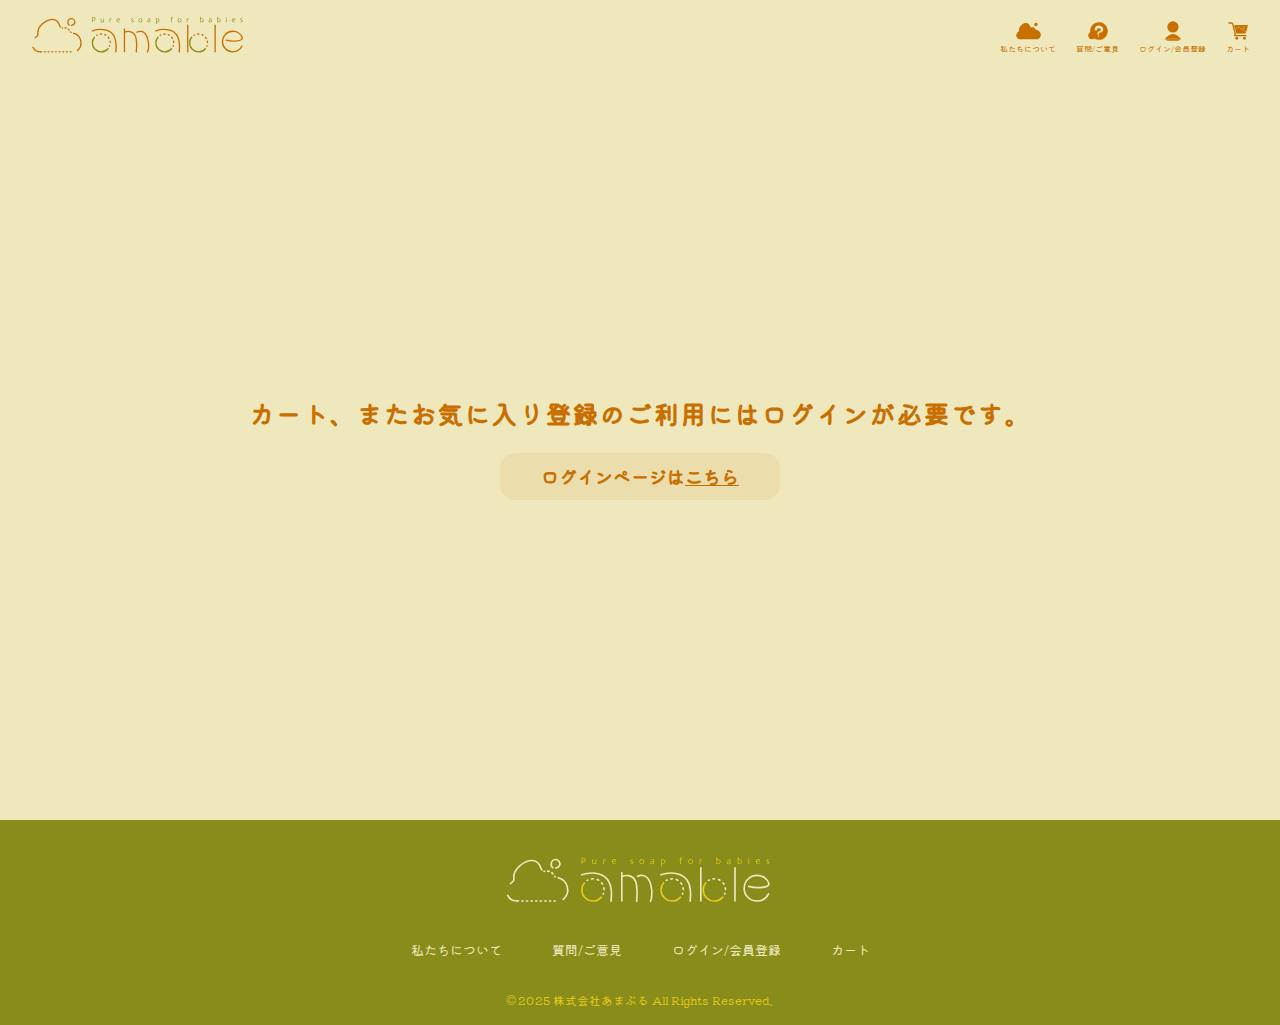
<file: cart.html>
<!DOCTYPE html>
<html lang="ja">
<head>
  <meta charset="utf-8">
  <meta name="viewport" content="width=device-width, initial-scale=1.0">
  <!-- 🔒 検索エンジンに登録させない -->
  <meta name="robots" content="noindex, nofollow">
  <!-- 🌿 OGP（SNSシェア用） -->
  <meta property="og:title" content="amable -カート-">
  <meta property="og:description" content="amable カートの中身">
  <meta property="og:type" content="website">
  <meta property="og:url" content="https://roneworks.github.io/amable/">
  <meta property="og:image" content="https://roneworks.github.io/amable/amable-OGP.png">
  <meta property="og:site_name" content="amable">
  <!-- 🐦 X（旧Twitter）カード -->
  <meta name="twitter:card" content="summary_large_image">
  <meta name="twitter:title" content="amable -カート-">
  <meta name="twitter:description" content="amable カートの中身">
  <meta name="twitter:image" content="https://roneworks.github.io/amable/amable-OGP.png">
  <!-- 🎨 ブランド装飾 -->
  <meta name="theme-color" content="#f0e8bd">
  <link rel="icon" href="images/header/favicon.svg">
  <link rel="apple-touch-icon" href="images/header/favicon.svg">
  <!-- 🧴 CSS 読み込み -->
  <link rel="stylesheet" href="css/style.css">
  <title>amable -カート-</title>
  	<link rel="preconnect" href="https://fonts.googleapis.com">
	<link rel="preconnect" href="https://fonts.gstatic.com" crossorigin>
	<link href="https://fonts.googleapis.com/css2?family=Kiwi+Maru&family=Zen+Maru+Gothic&display=swap" rel="stylesheet">
</head>

<body>
<header>
	<div class="logo">
		<a href="index.html"><img src="images/header/amable_logo.svg" alt="mainlogo" width="auto" height="40"></a>
	</div>
	<div class="header-link">
		<div>
			<a href="us.html"><img src="images/header/icon_us.svg" alt="icon-us" width="25" height="20">
			<p>私たちについて</p></a>
		</div>
		<div><a href="faq.html"><img src="images/header/icon_faq.svg" alt="icon-faq" width="20" height="20">
			<p>質問/ご意見</p></a>
		</div>	
		<div><a href="login.html"><img src="images/header/icon_login.svg" alt="icon-login" width="20" height="20">
			<p>ログイン/会員登録</p></a>
		</div>
		<div><a href="cart.html"><img src="images/header/icon_cart.svg" alt="icon-cart" width="20" height="20">
			<p>カート</p></a>
		</div>	
	</div>
</header>


<div class="cart">
	<h1>カート、またお気に入り登録のご利用にはログインが必要です。</h1>
	<h2>ログインページは<a href="login.html">こちら</a></h2>
</div>


<footer>
	<a href="index.html"><img src="images/footer/amable_logo_2.svg" alt="sublogo-2" width="auto" height="50"></a>
	<div class="footer-links">
		<a href="us.html">私たちについて</a>
		<a href="faq.html">質問/ご意見</a>
		<a href="login.html">ログイン/会員登録</a>
		<a href="cart.html">カート</a>
	</div>
	<p><small>&copy; 2025 株式会社あまぶる All Rights Reserved.</small></p>
</footer>

</body>
</html>
</file>
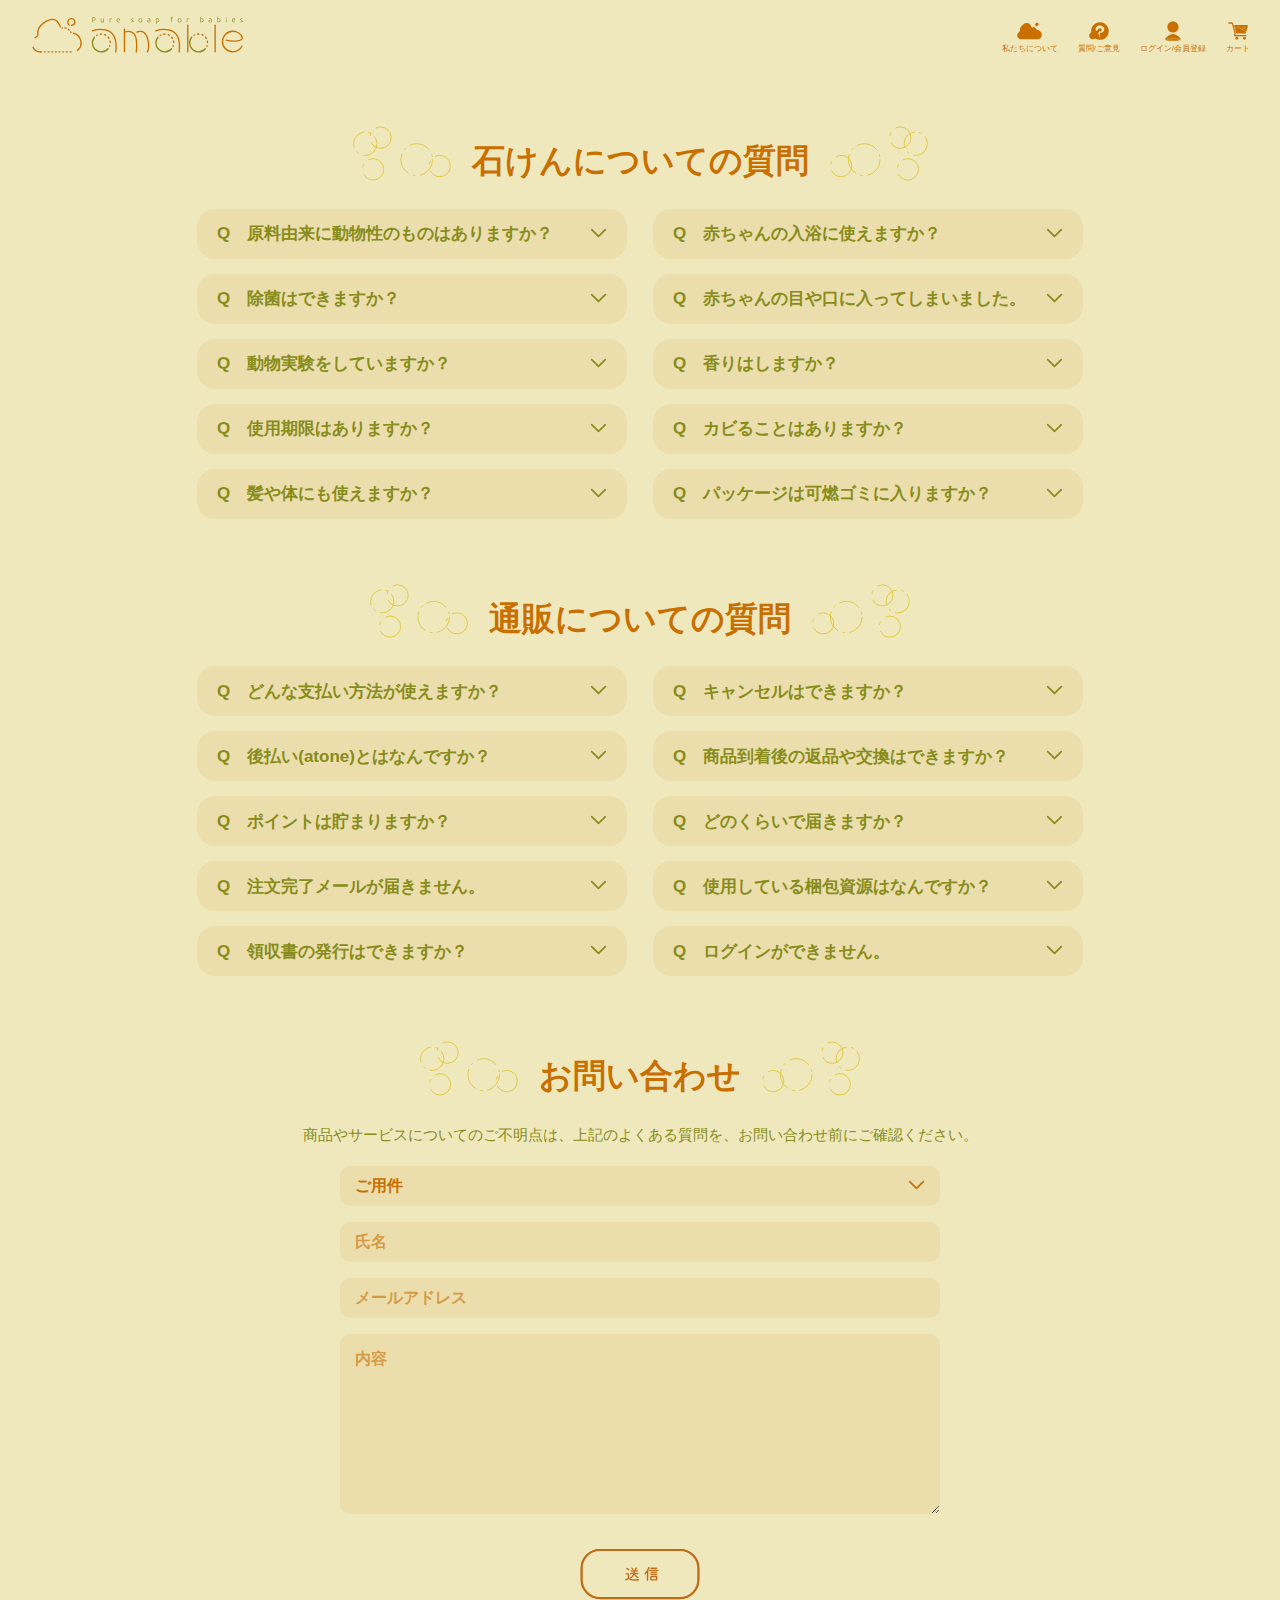
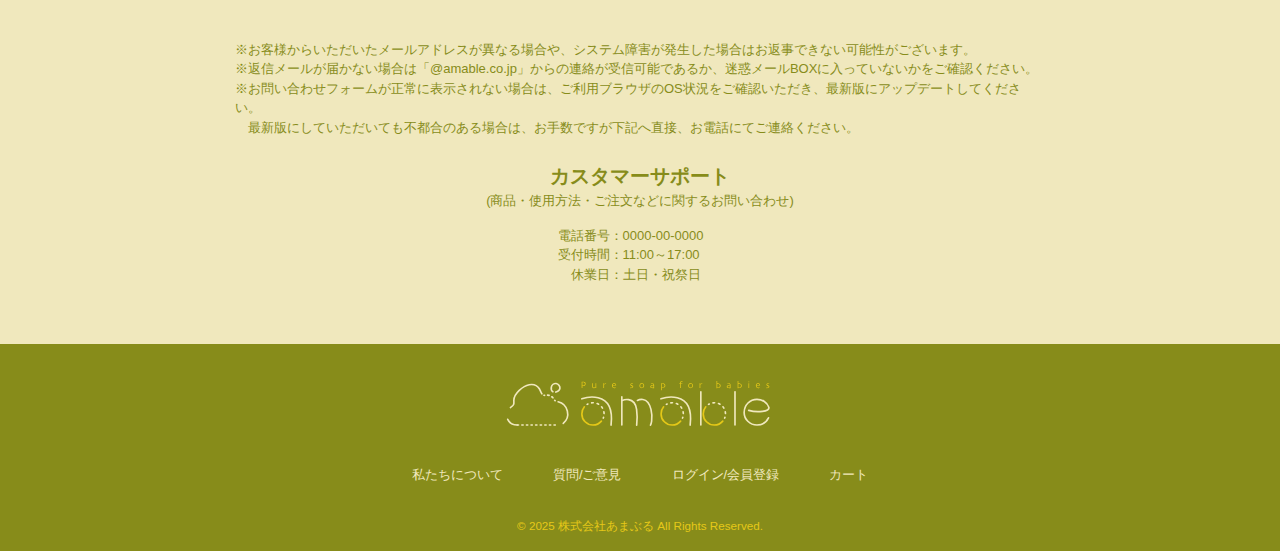
<file: faq.html>
<!DOCTYPE html>
<html lang="ja">
<head>
  <meta charset="utf-8">
  <meta name="viewport" content="width=device-width, initial-scale=1.0">
  <!-- 🔒 検索エンジンに登録させない -->
  <meta name="robots" content="noindex, nofollow">
  <!-- 🌿 OGP（SNSシェア用） -->
  <meta property="og:title" content="amable -質問/ご意見-">
  <meta property="og:description" content="amable よくある質問とお問い合わせ">
  <meta property="og:type" content="website">
  <meta property="og:url" content="https://roneworks.github.io/amable/">
  <meta property="og:image" content="https://roneworks.github.io/amable/amable-OGP.png">
  <meta property="og:site_name" content="amable">
  <!-- 🐦 X（旧Twitter）カード -->
  <meta name="twitter:card" content="summary_large_image">
  <meta name="twitter:title" content="amable -質問/ご意見-">
  <meta name="twitter:description" content="amable よくある質問とお問い合わせ">
  <meta name="twitter:image" content="https://roneworks.github.io/amable/amable-OGP.png">
  <!-- 🎨 ブランド装飾 -->
  <meta name="theme-color" content="#f0e8bd">
  <link rel="icon" href="images/header/favicon.svg">
  <link rel="apple-touch-icon" href="images/header/favicon.svg">
  <!-- 🧴 CSS 読み込み -->
  <link rel="stylesheet" href="css/style.css">
  <title>amable -質問/ご意見-</title>
</head>

<body>
<header>
	<div class="logo">
		<a href="index.html"><img src="images/header/amable_logo.svg" alt="mainlogo" width="auto" height="40"></a>
	</div>
	<div class="header-link">
		<div>
			<a href="us.html"><img src="images/header/icon_us.svg" alt="icon-us" width="25" height="20">
			<p>私たちについて</p></a>
		</div>
		<div><a href="faq.html"><img src="images/header/icon_faq.svg" alt="icon-faq" width="20" height="20">
			<p>質問/ご意見</p></a>
		</div>	
		<div><a href="login.html"><img src="images/header/icon_login.svg" alt="icon-login" width="20" height="20">
			<p>ログイン/会員登録</p></a>
		</div>
		<div><a href="cart.html"><img src="images/header/icon_cart.svg" alt="icon-cart" width="20" height="20">
			<p>カート</p></a>
		</div>	
	</div>
</header>

<div class="faq" id="faq-soap">
	<div class="faq-title">
		<img src="images/faq/mini-bubble_left.svg" alt="mini-bubble-left" class="title-bb-l">
		<h1>石けんについての質問</h1>
		<img src="images/faq/mini-bubble_right.svg" alt="mini-bubble-right" class="title-bb-r">
	</div>
<div class="faq-lr">
	<div class="faq-l">
    	<div class="faq-group">
    		<button class="faq-q">
      			Q　原料由来に動物性のものはありますか？
      			<span class="faq-arrow">
        	<svg viewBox="0 0 20 12" xmlns="http://www.w3.org/2000/svg">
          		<path d="M2 2 L10 10 L18 2" stroke="#878c1a" fill="none" stroke-width="2" stroke-linecap="round" stroke-linejoin="round">
        	</svg>
      			</span>
    		</button>
    		<div class="faq-a">
      			<p class="faq-a-p">A　あまぶるの石けんに動物性の原料は含まれておりません。全成分は「オリーブ油・水・パーム油・ヤシ油・水酸化Na・加水分解セシリン」の6つのみとなっております。無添加の純石けんですので、お肌の弱い方にも安心してご使用いただけます。</p>
			</div>
		</div>
    	<div class="faq-group">
    		<button class="faq-q">
      			Q　除菌はできますか？
      			<span class="faq-arrow">
        	<svg viewBox="0 0 20 12" xmlns="http://www.w3.org/2000/svg">
          		<path d="M2 2 L10 10 L18 2" stroke="#878c1a" fill="none" stroke-width="2" stroke-linecap="round" stroke-linejoin="round">
        	</svg>
      			</span>
    		</button>
    		<div class="faq-a">
      			<p class="faq-a-p">A　除菌効果はありますが、強くはありません。赤ちゃんにもご使用いただけるよう、お肌への優しさを第一に制作しておりますので、お肌以外へのご使用はおすすめできません。</p>
    		</div>
		</div>
    	<div class="faq-group">
    		<button class="faq-q">
      			Q　動物実験をしていますか？
      			<span class="faq-arrow">
        	<svg viewBox="0 0 20 12" xmlns="http://www.w3.org/2000/svg">
          		<path d="M2 2 L10 10 L18 2" stroke="#878c1a" fill="none" stroke-width="2" stroke-linecap="round" stroke-linejoin="round">
        	</svg>
      			</span>
    		</button>
    		<div class="faq-a">
      			<p class="faq-a-p">A　現時点で動物実験は行っておらず、今後も実施する予定はございません。</p>
    		</div>
		</div>
    	<div class="faq-group">
    		<button class="faq-q">
      			Q　使用期限はありますか？
      			<span class="faq-arrow">
        	<svg viewBox="0 0 20 12" xmlns="http://www.w3.org/2000/svg">
          		<path d="M2 2 L10 10 L18 2" stroke="#878c1a" fill="none" stroke-width="2" stroke-linecap="round" stroke-linejoin="round">
        	</svg>
      			</span>
    		</button>
    		<div class="faq-a">
      			<p class="faq-a-p">A　未開封の場合は3年程、開封後の場合は半年から1年程が使用期限の目安です。保管状況によって変動しますので、使用後は水分を拭き取りましょう。また、ネットに入れて吊るしたり、水切れの良い石けん置きを使用するなどし、乾燥させることをおすすめいたします。合わせて、風通しの良い冷暗所で保管していただくと、変色防止に繋がります。</p>
    		</div>
		</div>
    	<div class="faq-group">
    		<button class="faq-q">
      			Q　髪や体にも使えますか？
      			<span class="faq-arrow">
        	<svg viewBox="0 0 20 12" xmlns="http://www.w3.org/2000/svg">
          		<path d="M2 2 L10 10 L18 2" stroke="#878c1a" fill="none" stroke-width="2" stroke-linecap="round" stroke-linejoin="round">
        	</svg>
      			</span>
    		</button>
    		<div class="faq-a">
      			<p class="faq-a-p">A　体へのご使用は問題ありませんが、髪へのご使用はおやめください。あまぶるの石けんを含め、固形石けんの多くはアルカリ性でできていますので、髪のキューティクルが開き、パサつきやきしみ、切れ毛や抜け毛の原因となる可能性がございます。また、石けんカスの蓄積によっては、ベタつくこともありますので、洗髪はおすすめしておりません。</p>
    		</div>
		</div>
	</div>

	<div class="faq-r">
    	<div class="faq-group">
    		<button class="faq-q">
      			Q　赤ちゃんの入浴に使えますか？
      			<span class="faq-arrow">
        	<svg viewBox="0 0 20 12" xmlns="http://www.w3.org/2000/svg">
          		<path d="M2 2 L10 10 L18 2" stroke="#878c1a" fill="none" stroke-width="2" stroke-linecap="round" stroke-linejoin="round">
        	</svg>
      			</span>
    		</button>
    		<div class="faq-a">
      			<p class="faq-a-p">A　もちろん、赤ちゃんの沐浴にもご使用いただけます。よく泡立てて、誤飲することのないよう、お気をつけください。</p>
			</div>
		</div>
    	<div class="faq-group">
    		<button class="faq-q">
      			Q　赤ちゃんの目や口に入ってしまいました。
      			<span class="faq-arrow">
        	<svg viewBox="0 0 20 12" xmlns="http://www.w3.org/2000/svg">
          		<path d="M2 2 L10 10 L18 2" stroke="#878c1a" fill="none" stroke-width="2" stroke-linecap="round" stroke-linejoin="round">
        	</svg>
      			</span>
    		</button>
    		<div class="faq-a">
      			<p class="faq-a-p">A　目に入った場合はこすらず、すぐに水でやさしく洗い流してください。通常は時間と共に回復しますが、異常が続く場合は眼科医を受診してください。口に入った場合も同様、すぐに水ですすいでください。その後コップ一杯程の水またはミルクを飲ませ、様子を見てください。舐めたり、一口含む程度では苦味を感じるだけで、毒性に関する問題はございませんが、不安な場合は小児科医を受診してください。</p>
    		</div>
		</div>
    	<div class="faq-group">
    		<button class="faq-q">
      			Q　香りはしますか？
      			<span class="faq-arrow">
        	<svg viewBox="0 0 20 12" xmlns="http://www.w3.org/2000/svg">
          		<path d="M2 2 L10 10 L18 2" stroke="#878c1a" fill="none" stroke-width="2" stroke-linecap="round" stroke-linejoin="round">
        	</svg>
      			</span>
    		</button>
    		<div class="faq-a">
      			<p class="faq-a-p">A　ほとんど無臭に近いですが、オリーブ油の、青々しくもほんのり甘い草の香りと、ヤシ油のココナッツの香りが薄く感じられるかもしれません。いずれも天然香料です。</p>
    		</div>
		</div>
    	<div class="faq-group">
    		<button class="faq-q">
      			Q　カビることはありますか？
      			<span class="faq-arrow">
        	<svg viewBox="0 0 20 12" xmlns="http://www.w3.org/2000/svg">
          		<path d="M2 2 L10 10 L18 2" stroke="#878c1a" fill="none" stroke-width="2" stroke-linecap="round" stroke-linejoin="round">
        	</svg>
      			</span>
    		</button>
    		<div class="faq-a">
      			<p class="faq-a-p">A　湿気が多く通気性の悪い場所に放置すると、石けんの表面についた汚れや水分がカビの温床になります。対策としては、使用後に水気を切ること、通気性の良い場所で乾燥させること、石けんカスをこまめに取り除くことなどが挙げられます。</p>
    		</div>
		</div>
		<div class="faq-group">
    		<button class="faq-q">
      			Q　パッケージは可燃ゴミに入りますか？
      			<span class="faq-arrow">
        	<svg viewBox="0 0 20 12" xmlns="http://www.w3.org/2000/svg">
          		<path d="M2 2 L10 10 L18 2" stroke="#878c1a" fill="none" stroke-width="2" stroke-linecap="round" stroke-linejoin="round">
        	</svg>
      			</span>
    		</button>
    		<div class="faq-a">
      			<p class="faq-a-p">A　あまぶるの取り扱うパッケージは全て紙と木から作られているので、可燃ごみとして処分していただいて、問題ありません。</p>
    		</div>
		</div>
	</div>
</div>
</div>


<div class="faq" id="faq-online">
	<div class="faq-title">
		<img src="images/faq/mini-bubble_left.svg" alt="mini-bubble-left" class="title-bb-l">
		<h1>通販についての質問</h1>
		<img src="images/faq/mini-bubble_right.svg" alt="mini-bubble-right" class="title-bb-r">
	</div>
<div class="faq-lr">
	<div class="faq-l">
    	<div class="faq-group">
    		<button class="faq-q">
      			Q　どんな支払い方法が使えますか？
      			<span class="faq-arrow">
        	<svg viewBox="0 0 20 12" xmlns="http://www.w3.org/2000/svg">
          		<path d="M2 2 L10 10 L18 2" stroke="#878c1a" fill="none" stroke-width="2" stroke-linecap="round" stroke-linejoin="round">
        	</svg>
      			</span>
    		</button>
    		<div class="faq-a">
      			<p class="faq-a-p">A　複数の決済方法を用意しておりますので、下記をご参照ください。<br>
					<p class="faq-a-space">
					・クレジットカード決済(VISA、JCB、Master Card、AMEX)<br>
					・スマホ決済(PayPay、楽天Pay、auPay)<br>
					・銀行振込<br>
					・代引き決済<br>
					・コンビニ決済<br>
					・後払い(atone)<br>
					</p>
					<p class="faq-a-space">なお、ご注文完了後のお支払い方法の変更はできませんので、ご了承ください。</p>
				</p>
			</div>
		</div>
    	<div class="faq-group">
    		<button class="faq-q">
      			Q　後払い(atone)とはなんですか？
      			<span class="faq-arrow">
        	<svg viewBox="0 0 20 12" xmlns="http://www.w3.org/2000/svg">
          		<path d="M2 2 L10 10 L18 2" stroke="#878c1a" fill="none" stroke-width="2" stroke-linecap="round" stroke-linejoin="round">
        	</svg>
      			</span>
    		</button>
    		<div class="faq-a">
      			<p class="faq-a-p">A　コンビニまたは銀行ATMでお支払いできる、安心で簡単な後払いサービスの1つです。お手持ちの携帯電話の番号とメールアドレスだけで、すぐにご利用いただけます。後払い手数料は税込209円です。
					<p class="faq-a-space">ご利用にはatoneの会員登録が必要です。<br><a href="https://atone.be/">(atone公式ページ)</a></p>
				</p>
    		</div>
		</div>
    	<div class="faq-group">
    		<button class="faq-q">
      			Q　ポイントは貯まりますか？
      			<span class="faq-arrow">
        	<svg viewBox="0 0 20 12" xmlns="http://www.w3.org/2000/svg">
          		<path d="M2 2 L10 10 L18 2" stroke="#878c1a" fill="none" stroke-width="2" stroke-linecap="round" stroke-linejoin="round">
        	</svg>
      			</span>
    		</button>
    		<div class="faq-a">
      			<p class="faq-a-p">A　申し訳ございませんが、ポイント制度については現在検討中です。</p>
    		</div>
		</div>
    	<div class="faq-group">
    		<button class="faq-q">
      			Q　注文完了メールが届きません。
      			<span class="faq-arrow">
        	<svg viewBox="0 0 20 12" xmlns="http://www.w3.org/2000/svg">
          		<path d="M2 2 L10 10 L18 2" stroke="#878c1a" fill="none" stroke-width="2" stroke-linecap="round" stroke-linejoin="round">
        	</svg>
      			</span>
    		</button>
    		<div class="faq-a">
      			<p class="faq-a-p">A　お客様の登録されたメールアドレスに間違いがないか、「＠amable.co.jp」からのメールが受信可能な状態であるか、迷惑メールBOXに入っていないかを、ご確認ください。いずれも当てはまらないようでしたら、お手数ですがお問い合わせフォームよりご連絡ください。</p>
    		</div>
		</div>
    	<div class="faq-group">
    		<button class="faq-q">
      			Q　領収書の発行はできますか？
      			<span class="faq-arrow">
        	<svg viewBox="0 0 20 12" xmlns="http://www.w3.org/2000/svg">
          		<path d="M2 2 L10 10 L18 2" stroke="#878c1a" fill="none" stroke-width="2" stroke-linecap="round" stroke-linejoin="round">
        	</svg>
      			</span>
    		</button>
    		<div class="faq-a">
      			<p class="faq-a-p">A　ご注文後に届く「注文確認メール」内の「領収書を表示する」リンクをタップすると領収書を印刷できます。</p>
    		</div>
		</div>
	</div>

	<div class="faq-r">
    	<div class="faq-group">
    		<button class="faq-q">
      			Q　キャンセルはできますか？
      			<span class="faq-arrow">
        	<svg viewBox="0 0 20 12" xmlns="http://www.w3.org/2000/svg">
          		<path d="M2 2 L10 10 L18 2" stroke="#878c1a" fill="none" stroke-width="2" stroke-linecap="round" stroke-linejoin="round">
        	</svg>
      			</span>
    		</button>
    		<div class="faq-a">
      			<p class="faq-a-p">A　商品の発送前であれば、キャンセル可能です。</p>
			</div>
		</div>
    	<div class="faq-group">
    		<button class="faq-q">
      			Q　商品到着後の返品や交換はできますか？
      			<span class="faq-arrow">
        	<svg viewBox="0 0 20 12" xmlns="http://www.w3.org/2000/svg">
          		<path d="M2 2 L10 10 L18 2" stroke="#878c1a" fill="none" stroke-width="2" stroke-linecap="round" stroke-linejoin="round">
        	</svg>
      			</span>
    		</button>
    		<div class="faq-a">
      			<p class="faq-a-p">A　衛生管理および品質保持の観点から、お客様都合による返品や交換はお受けしておりません。ご注文の際は、商品内容や数量をよくご確認の上、お買い求めいただきますよう、お願い申し上げます。</p>
    		</div>
		</div>
    	<div class="faq-group">
    		<button class="faq-q">
      			Q　どのくらいで届きますか？
      			<span class="faq-arrow">
        	<svg viewBox="0 0 20 12" xmlns="http://www.w3.org/2000/svg">
          		<path d="M2 2 L10 10 L18 2" stroke="#878c1a" fill="none" stroke-width="2" stroke-linecap="round" stroke-linejoin="round">
        	</svg>
      			</span>
    		</button>
    		<div class="faq-a">
      			<p class="faq-a-p">A　ご注文時に日時指定をされなかった場合は、ご注文から3営業日以内に発送いたします。発送後は「発送通知メール」に記載の追跡番号を入力することで、発送状況をご確認いただけます。</p>
    		</div>
		</div>
    	<div class="faq-group">
    		<button class="faq-q">
      			Q　使用している梱包資源はなんですか？
      			<span class="faq-arrow">
        	<svg viewBox="0 0 20 12" xmlns="http://www.w3.org/2000/svg">
          		<path d="M2 2 L10 10 L18 2" stroke="#878c1a" fill="none" stroke-width="2" stroke-linecap="round" stroke-linejoin="round">
        	</svg>
      			</span>
    		</button>
    		<div class="faq-a">
      			<p class="faq-a-p">A　・梱包：ダンボール<br>
					・緩衝材：再生紙、気泡(プチプチ)<br>
					・テープ：OPP、クラフト<br>
					<p class="faq-a-space">込み入った事情がない限り、上記資源を用いて梱包させていただきます。</p>
				</p>
    		</div>
		</div>
		<div class="faq-group">
    		<button class="faq-q">
      			Q　ログインができません。
      			<span class="faq-arrow">
        	<svg viewBox="0 0 20 12" xmlns="http://www.w3.org/2000/svg">
          		<path d="M2 2 L10 10 L18 2" stroke="#878c1a" fill="none" stroke-width="2" stroke-linecap="round" stroke-linejoin="round">
        	</svg>
      			</span>
    		</button>
    		<div class="faq-a">
      			<p class="faq-a-p">A　パスワード等をお忘れの場合は、お手数ですがお問い合わせフォームよりご連絡ください。</p>
    		</div>
		</div>
	</div>

</div>
</div>


<div class="contact" id="contact">
	<div class="faq-title">
		<img src="images/faq/mini-bubble_left.svg" alt="mini-bubble-left" class="title-bb-l">
		<h1>お問い合わせ</h1>
		<img src="images/faq/mini-bubble_right.svg" alt="mini-bubble-right" class="title-bb-r">
	</div>
	<div class="contact-p">
		<p>商品やサービスについてのご不明点は、上記のよくある質問を、お問い合わせ前にご確認ください。</p>

		<div class="dropdown">
			<div class="dropdown-box">
			<button class="dropdown-btn" id="dropdownBtn">
				ご用件
				<span class="faq-arrow">
					<svg viewBox="0 0 20 12" xmlns="http://www.w3.org/2000/svg">
						<path d="M2 2 L10 10 L18 2" stroke="#c86f00" fill="none" stroke-width="2" stroke-linecap="round" stroke-linejoin="round">
					</svg>
				</span>
			</button>
			<ul class="dropdown-list" id="dropdownList">
				<li>商品について</li>
				<li>お支払いについて</li>
				<li>発送について</li>
				<li>その他</li>
			</ul>
			</div>
		</div>

		<form method="" action=""><input class="form-input" type="name" name="name" minlength="2" maxlength="none" placeholder="氏名"></form>
		<form method="" action=""><input class="form-input" type="mailaddress" name="mailaddress" minlength="none" maxlength="none" placeholder="メールアドレス"></form>
		<form method="" action=""><textarea name="content" placeholder="内容"></textarea></form>
	</div>
	<a href="faq.html" class="submit-button"><img src="images/faq/send.svg" alt="button-send"></a>
	
<div class="contact-details">
	<p class="c-d-left">※お客様からいただいたメールアドレスが異なる場合や、システム障害が発生した場合はお返事できない可能性がございます。</p>
	<p class="c-d-left">※返信メールが届かない場合は「@amable.co.jp」からの連絡が受信可能であるか、迷惑メールBOXに入っていないかをご確認ください。</p>
	<p class="c-d-left">※お問い合わせフォームが正常に表示されない場合は、ご利用ブラウザのOS状況をご確認いただき、最新版にアップデートしてください。</p>
	<p class="c-d-indent">最新版にしていただいても不都合のある場合は、お手数ですが下記へ直接、お電話にてご連絡ください。</p>
	<div class="c-d-support">
		<h2>カスタマーサポート</h2>
		<p>(商品・使用方法・ご注文などに関するお問い合わせ)</p>
	</div>	
		<p class="support-left">電話番号：0000-00-0000</p>
		<p class="support-left">受付時間：11:00～17:00</p>
		<p class="support-left-close">休業日：土日・祝祭日</p>
</div>
</div>

<footer>
	<a href="index.html"><img src="images/footer/amable_logo_2.svg" alt="sublogo-2" width="auto" height="50"></a>
	<div class="footer-links">
		<a href="us.html">私たちについて</a>
		<a href="faq.html">質問/ご意見</a>
		<a href="login.html">ログイン/会員登録</a>
		<a href="cart.html">カート</a>
	</div>
	<p><small>&copy; 2025 株式会社あまぶる All Rights Reserved.</small></p>
</footer>


<script>
const faqItems = document.querySelectorAll('.faq-group');
faqItems.forEach(item => {
  const question = item.querySelector('.faq-q');
  question.addEventListener('click', () => {
    item.classList.toggle('active');
  });
});
</script>

<script>
const dropdown = document.querySelector('.dropdown');
const dropdownBtn = document.getElementById('dropdownBtn');
const dropdownBox = document.querySelector('.dropdown-box');
const dropdownList = document.getElementById('dropdownList');
const options = dropdownList.querySelectorAll('li');
// ▼ ご用件クリックで開閉
dropdownBtn.addEventListener('click', () => {
  dropdown.classList.toggle('active');
});
// ▼ 項目をクリックしたら内容を反映＆閉じる
options.forEach(option => {
  option.addEventListener('click', () => {
    dropdownBtn.childNodes[0].nodeValue = option.textContent + ' ';
    dropdown.classList.remove('active');
  });
});
</script>

</body>
</html>
</file>
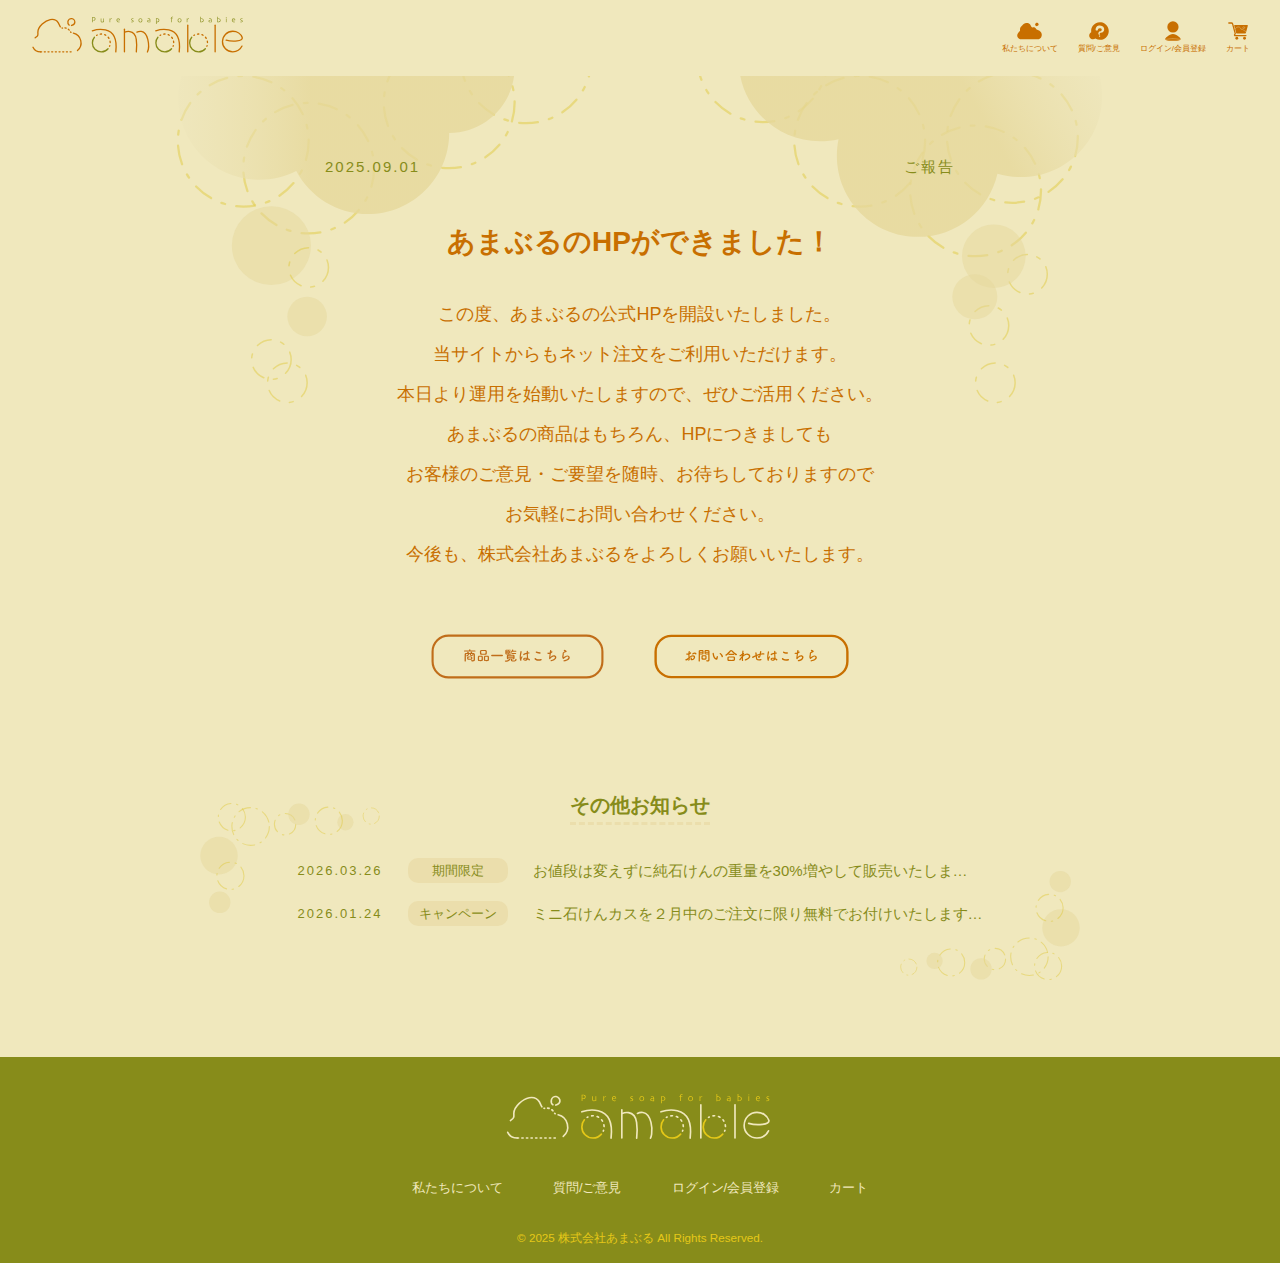
<file: news_25-09-01.html>
<!DOCTYPE html>
<html lang="ja">
<head>
<meta charset="utf-8">
<title>amable -カート-</title>
<link rel="icon" href="images/header/favicon.svg">
<link rel="stylesheet" href="css/style.css">
</head>

<body>
<header>
	<div class="logo">
		<a href="index.html"><img src="images/header/amable_logo.svg" alt="mainlogo" width="auto" height="40"></a>
	</div>
	<div class="header-link">
		<div>
			<a href="us.html"><img src="images/header/icon_us.svg" alt="icon-us" width="25" height="20">
			<p>私たちについて</p></a>
		</div>
		<div><a href="faq.html"><img src="images/header/icon_faq.svg" alt="icon-faq" width="20" height="20">
			<p>質問/ご意見</p></a>
		</div>	
		<div><a href="login.html"><img src="images/header/icon_login.svg" alt="icon-login" width="20" height="20">
			<p>ログイン/会員登録</p></a>
		</div>
		<div><a href="cart.html"><img src="images/header/icon_cart.svg" alt="icon-cart" width="20" height="20">
			<p>カート</p></a>
		</div>	
	</div>
</header>

<div class="newspage">
	<div class="news-back">
		<div class="news-p-flex">
			<p>2025.09.01</p>
			<p>ご報告</p>
		</div>
		<div class="news-contents">
			<h1>あまぶるのHPができました！</h1>
			<p>この度、あまぶるの公式HPを開設いたしました。<br>
				当サイトからもネット注文をご利用いただけます。<br>
				本日より運用を始動いたしますので、ぜひご活用ください。<br>
				あまぶるの商品はもちろん、HPにつきましても<br>
				お客様のご意見・ご要望を随時、お待ちしておりますので<br>
				お気軽にお問い合わせください。<br>
				今後も、株式会社あまぶるをよろしくお願いいたします。
			</p>
				<div class="news-img-flex">
					<a href="index.html#shop" class="to-product">
						<img src="images/us/productlist.svg" alt="button-productlist">
						<img src="images/us/productlist_2.svg" alt="button-productlist-hover">
					</a>
					<a href="faq.html#contact" class="to-contact">
						<img src="images/news/contact.svg" alt="button-contact">
						<img src="images/news/contact_2.svg" alt="button-contact-hover">
					</a>
				</div>
		</div>
	</div>
	
	<div class="other-news">
		<img src="images/news/news-otherbubble_l.svg" alt="other-bubble-left" class="o-n-bb-l">
		<h3>その他お知らせ</h3>
    <ul>
		<li class="news-p">
			<a href="news_26-03-26.html">
        		<p class="news-date">2026.03.26</p>
        		<p class="news-tag">期間限定</p>
				<p class="news-detail">お値段は変えずに純石けんの重量を30%増やして販売いたします。この機会にぜひお買い求めください。</p>
	  		</a>
		</li>
		<li class="news-p">
			<a href="news_26-01-24.html">
        		<p class="news-date">2026.01.24</p>
        		<p  class="news-tag">キャンペーン</p>
				<p class="news-detail">ミニ石けんカスを２月中のご注文に限り無料でお付けいたします。ぜひお試しください。</p>
	  		</a>
		</li>
		<li class="news-p">
			<a href="news_26-01-10.html">
        		<p class="news-date">2026.01.10</p>
        		<p class="news-tag">ご報告</p>
				<p class="news-detail">あまぶるの販売した化粧石けんが10万個を超えました。多くの方の日常に寄り添え、大変喜ばしく思います。</p>
	  		</a>
		</li>
		<li class="news-p">
			<a href="news_25-10-20.html">
        		<p class="news-date">2025.10.20</p>
        		<p  class="news-tag">期間限定</p>
				<p class="news-detail">「柊」の香りの純石けんを販売いたします。ご予約は10月25日(土)から承ります。</p>
	  		</a>
		</li>
		<li class="news-p">
			<a href="news_25-09-17.html">
        		<p class="news-date">2025.09.17</p>
        		<p class="news-tag">キャンペーン</p>
				<p class="news-detail">リピーター様へ無料でショッピングバッグをプレゼントいたします。</p>
	  		</a>
		</li>
		<li class="news-p">
			<a href="news_25-09-01.html">
        		<p class="news-date">2025.09.01</p>
        		<p  class="news-tag">ご報告</p>
				<p class="news-detail">あまぶるの公式HPができました！こちらからもネット注文をご利用いただけます。</p>
	  		</a>
		</li>
    </ul>
		<img src="images/news/news-otherbubble_r.svg" alt="other-bubble-right" class="o-n-bb-r">
	</div>
</div>

<footer>
	<a href="index.html"><img src="images/footer/amable_logo_2.svg" alt="sublogo-2" width="auto" height="50"></a>
	<div class="footer-links">
		<a href="us.html">私たちについて</a>
		<a href="faq.html">質問/ご意見</a>
		<a href="login.html">ログイン/会員登録</a>
		<a href="cart.html">カート</a>
	</div>
	<p><small>&copy; 2025 株式会社あまぶる All Rights Reserved.</small></p>
</footer>

</body>
</html>
</file>
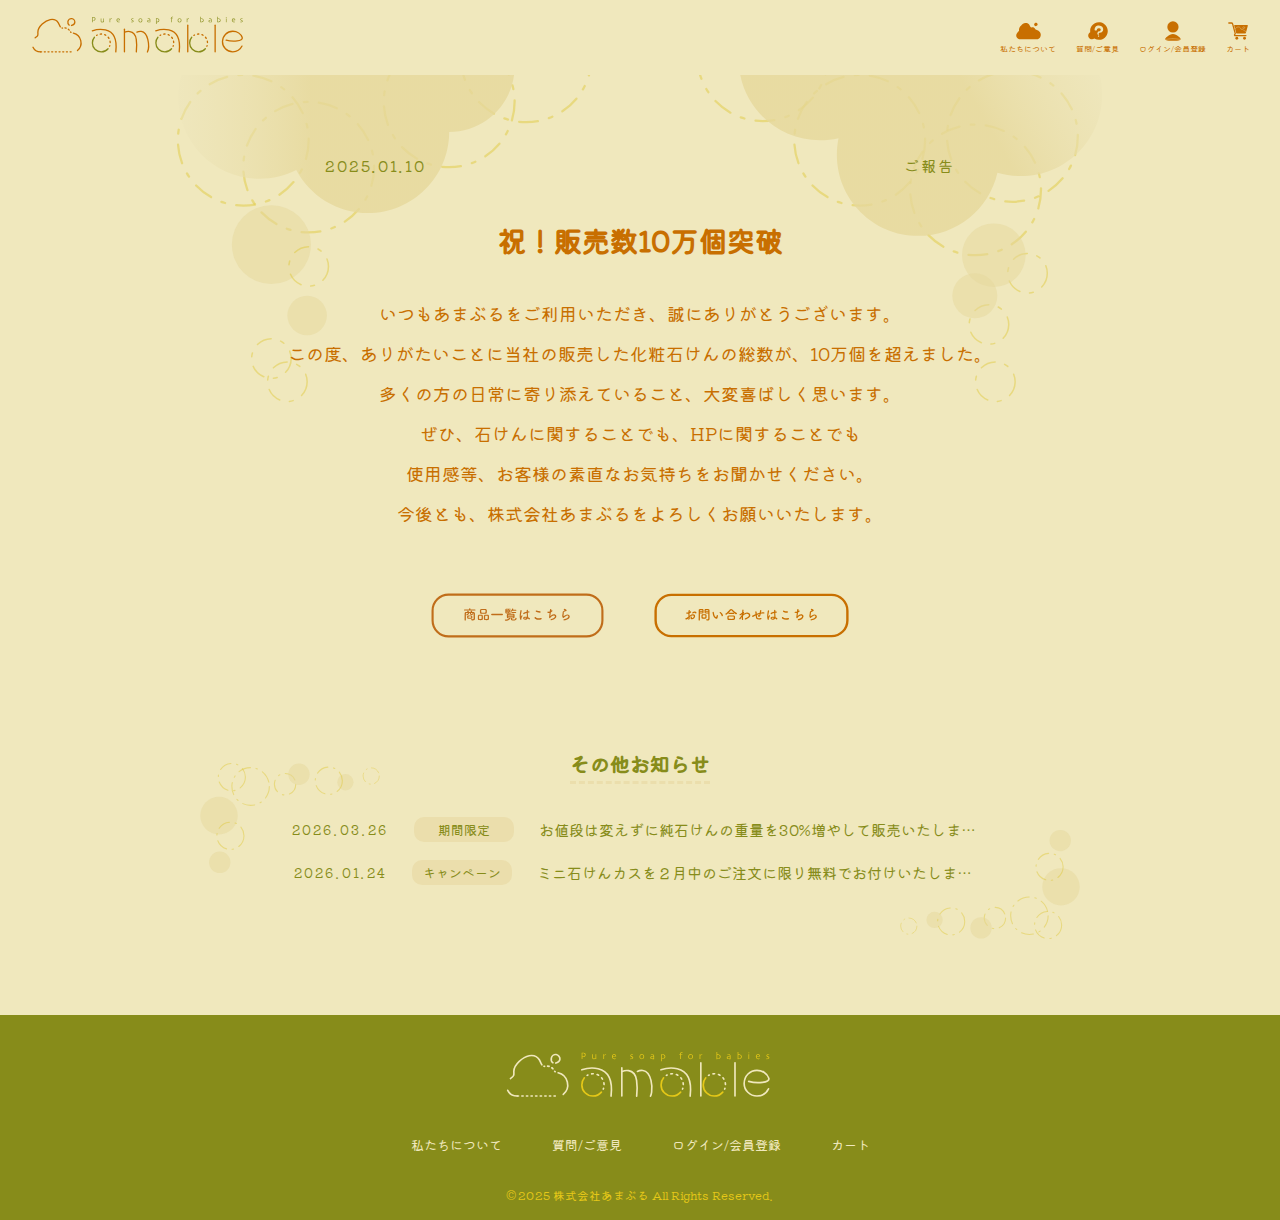
<file: news_26-01-10.html>
<!DOCTYPE html>
<html lang="ja">
<head>
  <meta charset="utf-8">
  <meta name="viewport" content="width=device-width, initial-scale=1.0">
  <!-- 🔒 検索エンジンに登録させない -->
  <meta name="robots" content="noindex, nofollow">
  <!-- 🌿 OGP（SNSシェア用） -->
  <meta property="og:title" content="amable -お知らせ 26.01.10-">
  <meta property="og:description" content="amable [ご報告]祝！販売数10万個突破">
  <meta property="og:type" content="website">
  <meta property="og:url" content="https://roneworks.github.io/amable/">
  <meta property="og:image" content="https://roneworks.github.io/amable/amable-OGP.png">
  <meta property="og:site_name" content="amable">
  <!-- 🐦 X（旧Twitter）カード -->
  <meta name="twitter:card" content="summary_large_image">
  <meta name="twitter:title" content="amable -お知らせ 26.01.10-">
  <meta name="twitter:description" content="amable [ご報告]祝！販売数10万個突破">
  <meta name="twitter:image" content="https://roneworks.github.io/amable/amable-OGP.png">
  <!-- 🎨 ブランド装飾 -->
  <meta name="theme-color" content="#f0e8bd">
  <link rel="icon" href="images/header/favicon.svg">
  <link rel="apple-touch-icon" href="images/header/favicon.svg">
  <!-- 🧴 CSS 読み込み -->
  <link rel="stylesheet" href="css/style.css">
  <title>amable -お知らせ 26.01.10-</title>
  	<link rel="preconnect" href="https://fonts.googleapis.com">
	<link rel="preconnect" href="https://fonts.gstatic.com" crossorigin>
	<link href="https://fonts.googleapis.com/css2?family=Kiwi+Maru&family=Zen+Maru+Gothic&display=swap" rel="stylesheet">
</head>

<body>
<header>
	<div class="logo">
		<a href="index.html"><img src="images/header/amable_logo.svg" alt="mainlogo" width="auto" height="40"></a>
	</div>
	<div class="header-link">
		<div>
			<a href="us.html"><img src="images/header/icon_us.svg" alt="icon-us" width="25" height="20">
			<p>私たちについて</p></a>
		</div>
		<div><a href="faq.html"><img src="images/header/icon_faq.svg" alt="icon-faq" width="20" height="20">
			<p>質問/ご意見</p></a>
		</div>	
		<div><a href="login.html"><img src="images/header/icon_login.svg" alt="icon-login" width="20" height="20">
			<p>ログイン/会員登録</p></a>
		</div>
		<div><a href="cart.html"><img src="images/header/icon_cart.svg" alt="icon-cart" width="20" height="20">
			<p>カート</p></a>
		</div>	
	</div>
</header>

<div class="newspage">
	<div class="news-back">
		<div class="news-p-flex">
			<p>2025.01.10</p>
			<p>ご報告</p>
		</div>
		<div class="news-contents">
			<h1>祝！販売数10万個突破</h1>
			<p>いつもあまぶるをご利用いただき、誠にありがとうございます。<br>
				この度、ありがたいことに当社の販売した化粧石けんの総数が、10万個を超えました。<br>
				多くの方の日常に寄り添えていること、大変喜ばしく思います。<br>
				ぜひ、石けんに関することでも、HPに関することでも<br>
				使用感等、お客様の素直なお気持ちをお聞かせください。<br>
				今後とも、株式会社あまぶるをよろしくお願いいたします。
			</p>
				<div class="news-img-flex">
					<a href="index.html#shop" class="to-product">
						<img src="images/us/productlist.svg" alt="button-productlist">
						<img src="images/us/productlist_2.svg" alt="button-productlist-hover">
					</a>
					<a href="faq.html#contact" class="to-contact">
						<img src="images/news/contact.svg" alt="button-contact">
						<img src="images/news/contact_2.svg" alt="button-contact-hover">
					</a>
				</div>
		</div>
	</div>
	
	<div class="other-news">
		<img src="images/news/news-otherbubble_l.svg" alt="other-bubble-left" class="o-n-bb-l">
		<h3>その他お知らせ</h3>
    <ul>
		<li class="news-p">
			<a href="news_26-03-26.html">
        		<p class="news-date">2026.03.26</p>
        		<p class="news-tag">期間限定</p>
				<p class="news-detail">お値段は変えずに純石けんの重量を30%増やして販売いたします。この機会にぜひお買い求めください。</p>
	  		</a>
		</li>
		<li class="news-p">
			<a href="news_26-01-24.html">
        		<p class="news-date">2026.01.24</p>
        		<p  class="news-tag">キャンペーン</p>
				<p class="news-detail">ミニ石けんカスを２月中のご注文に限り無料でお付けいたします。ぜひお試しください。</p>
	  		</a>
		</li>
		<li class="news-p">
			<a href="news_26-01-10.html">
        		<p class="news-date">2026.01.10</p>
        		<p class="news-tag">ご報告</p>
				<p class="news-detail">あまぶるの販売した化粧石けんが10万個を超えました。多くの方の日常に寄り添え、大変喜ばしく思います。</p>
	  		</a>
		</li>
		<li class="news-p">
			<a href="news_25-10-20.html">
        		<p class="news-date">2025.10.20</p>
        		<p  class="news-tag">期間限定</p>
				<p class="news-detail">「柊」の香りの純石けんを販売いたします。ご予約は10月25日(土)から承ります。</p>
	  		</a>
		</li>
		<li class="news-p">
			<a href="news_25-09-17.html">
        		<p class="news-date">2025.09.17</p>
        		<p class="news-tag">キャンペーン</p>
				<p class="news-detail">リピーター様へ無料でショッピングバッグをプレゼントいたします。</p>
	  		</a>
		</li>
		<li class="news-p">
			<a href="news_25-09-01.html">
        		<p class="news-date">2025.09.01</p>
        		<p  class="news-tag">ご報告</p>
				<p class="news-detail">あまぶるの公式HPができました！こちらからもネット注文をご利用いただけます。</p>
	  		</a>
		</li>
    </ul>
		<img src="images/news/news-otherbubble_r.svg" alt="other-bubble-right" class="o-n-bb-r">
	</div>

</div>

<footer>
	<a href="index.html"><img src="images/footer/amable_logo_2.svg" alt="sublogo-2" width="auto" height="50"></a>
	<div class="footer-links">
		<a href="us.html">私たちについて</a>
		<a href="faq.html">質問/ご意見</a>
		<a href="login.html">ログイン/会員登録</a>
		<a href="cart.html">カート</a>
	</div>
	<p><small>&copy; 2025 株式会社あまぶる All Rights Reserved.</small></p>
</footer>

</body>
</html>
</file>
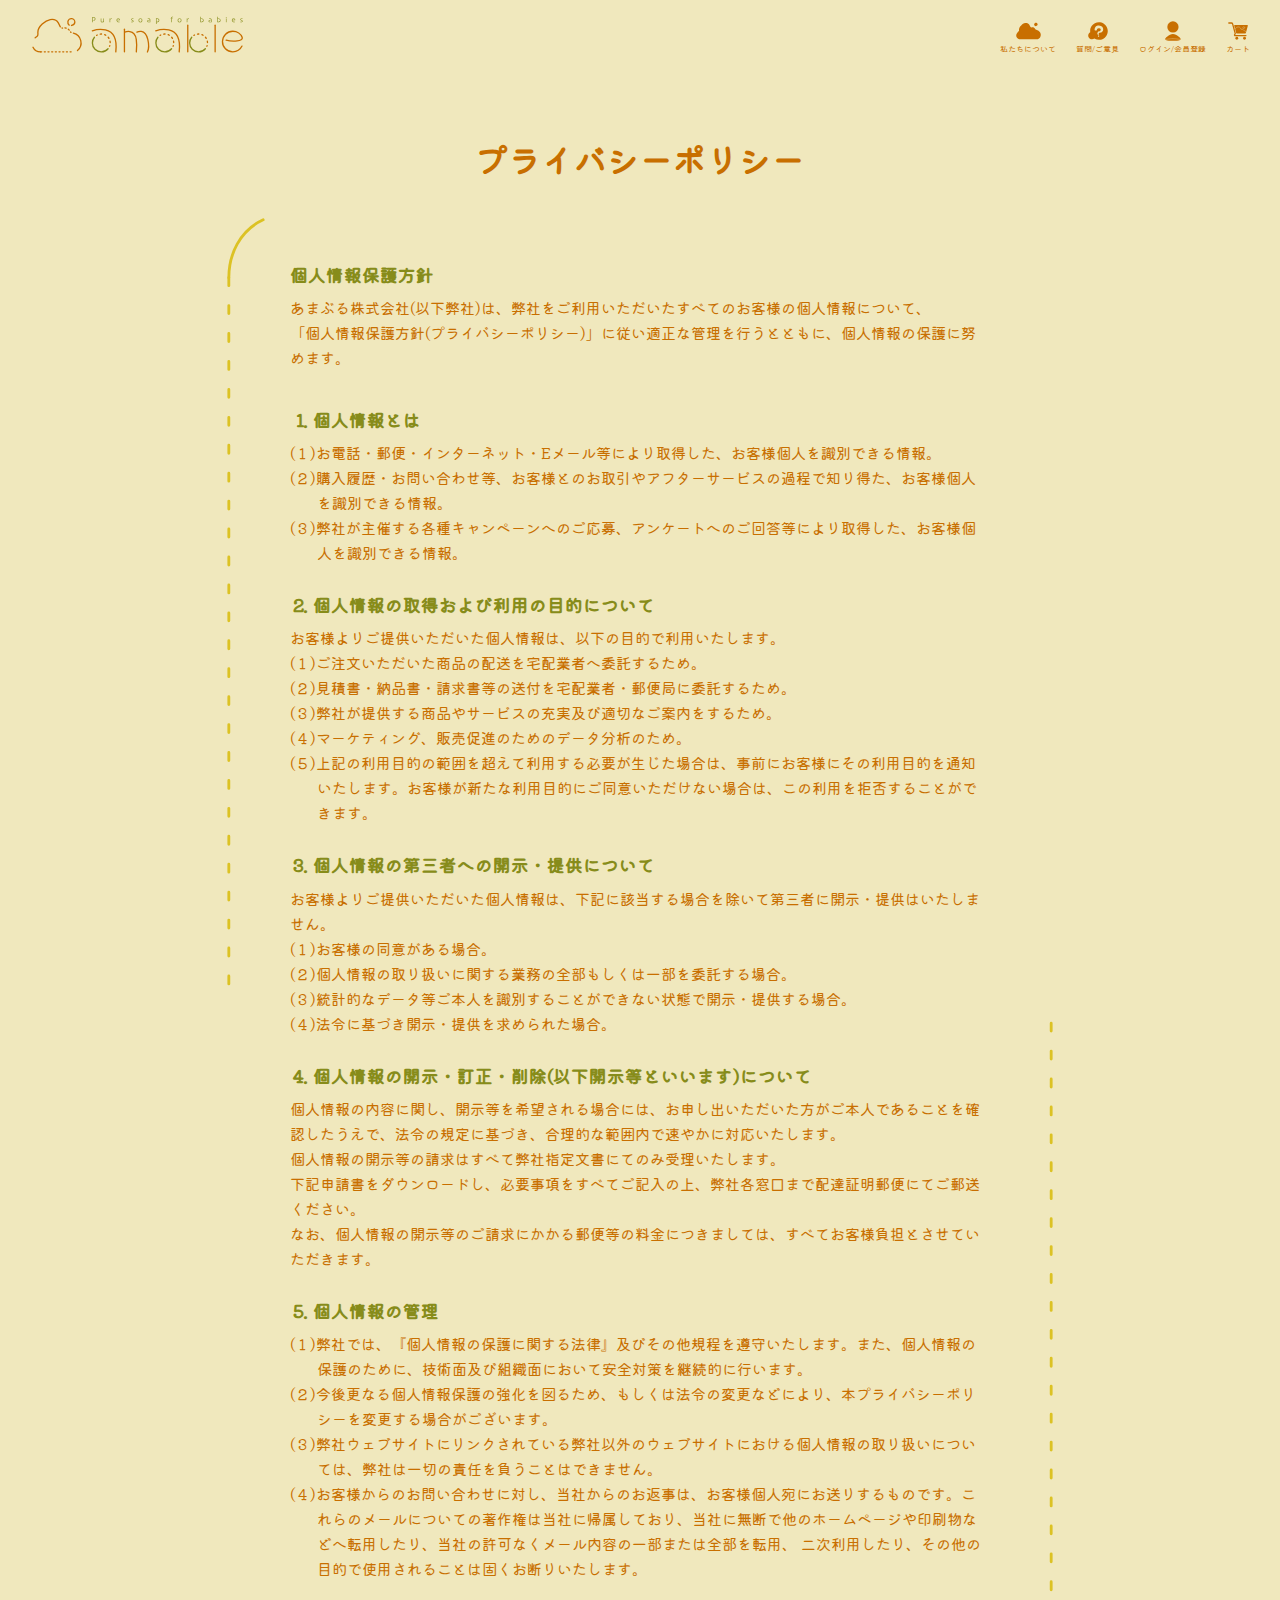
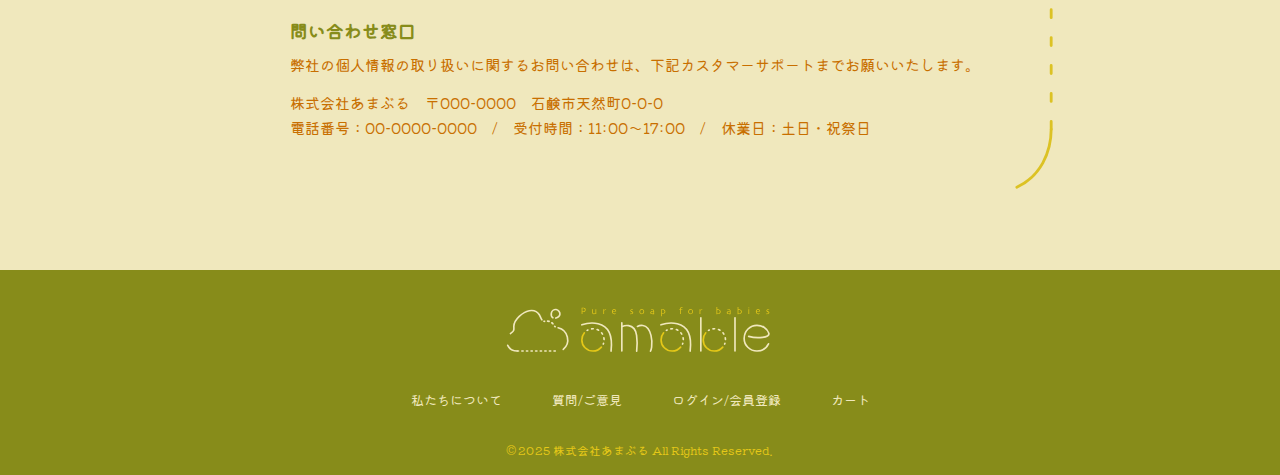
<file: privacy.html>
<!DOCTYPE html>
<html lang="ja">
<head>
  <meta charset="utf-8">
  <meta name="viewport" content="width=device-width, initial-scale=1.0">
  <!-- 🔒 検索エンジンに登録させない -->
  <meta name="robots" content="noindex, nofollow">
  <!-- 🌿 OGP（SNSシェア用） -->
  <meta property="og:title" content="amable -プライバシーポリシー-">
  <meta property="og:description" content="amable プライバシーポリシー">
  <meta property="og:type" content="website">
  <meta property="og:url" content="https://roneworks.github.io/amable/">
  <meta property="og:image" content="https://roneworks.github.io/amable/amable-OGP.png">
  <meta property="og:site_name" content="amable">
  <!-- 🐦 X（旧Twitter）カード -->
  <meta name="twitter:card" content="summary_large_image">
  <meta name="twitter:title" content="amable -プライバシーポリシー-">
  <meta name="twitter:description" content="amable プライバシーポリシー">
  <meta name="twitter:image" content="https://roneworks.github.io/amable/amable-OGP.png">
  <!-- 🎨 ブランド装飾 -->
  <meta name="theme-color" content="#f0e8bd">
  <link rel="icon" href="images/header/favicon.svg">
  <link rel="apple-touch-icon" href="images/header/favicon.svg">
  <!-- 🧴 CSS 読み込み -->
  <link rel="stylesheet" href="css/style.css">
  <title>amable -プライバシーポリシー-</title>
  	<link rel="preconnect" href="https://fonts.googleapis.com">
	<link rel="preconnect" href="https://fonts.gstatic.com" crossorigin>
	<link href="https://fonts.googleapis.com/css2?family=Kiwi+Maru&family=Zen+Maru+Gothic&display=swap" rel="stylesheet">
</head>

<body>
<header>
	<div class="logo">
		<a href="index.html"><img src="images/header/amable_logo.svg" alt="mainlogo" width="auto" height="40"></a>
	</div>
	<div class="header-link">
		<div>
			<a href="us.html"><img src="images/header/icon_us.svg" alt="icon-us" width="25" height="20">
			<p>私たちについて</p></a>
		</div>
		<div><a href="faq.html"><img src="images/header/icon_faq.svg" alt="icon-faq" width="20" height="20">
			<p>質問/ご意見</p></a>
		</div>	
		<div><a href="login.html"><img src="images/header/icon_login.svg" alt="icon-login" width="20" height="20">
			<p>ログイン/会員登録</p></a>
		</div>
		<div><a href="cart.html"><img src="images/header/icon_cart.svg" alt="icon-cart" width="20" height="20">
			<p>カート</p></a>
		</div>	
	</div>
</header>

<div class="privacy-policy">
	<h1>プライバシーポリシー</h1>
	<div class="pp-flex">
		<img src="images/privacy/line_left.svg" alt="privacy-line-left" class="pp-line-l">
		<div class="privacy">
			<h3>個人情報保護方針</h3>
			<p>あまぶる株式会社(以下弊社)は、弊社をご利用いただいたすべてのお客様の個人情報について、<br>
				「個人情報保護方針(プライバシーポリシー)」に従い適正な管理を行うとともに、個人情報の保護に努めます。</p>
			<ol class="personal">
				<h3><li>個人情報とは</li></h3>
					<p class="pp-p">(１)お電話・郵便・インターネット・Eメール等により取得した、お客様個人を識別できる情報。</p>
					<p class="pp-p">(２)購入履歴・お問い合わせ等、お客様とのお取引やアフターサービスの過程で知り得た、お客様個人を識別できる情報。</p>
					<p class="pp-p">(３)弊社が主催する各種キャンペーンへのご応募、アンケートへのご回答等により取得した、お客様個人を識別できる情報。</p>
				<h3><li>個人情報の取得および利用の目的について</li></h3>
					<p>お客様よりご提供いただいた個人情報は、以下の目的で利用いたします。</p>
					<p class="pp-p">(１)ご注文いただいた商品の配送を宅配業者へ委託するため。</p>
					<p class="pp-p">(２)見積書・納品書・請求書等の送付を宅配業者・郵便局に委託するため。</p>
					<p class="pp-p">(３)弊社が提供する商品やサービスの充実及び適切なご案内をするため。</p>
					<p class="pp-p">(４)マーケティング、販売促進のためのデータ分析のため。</p>
					<p class="pp-p">(５)上記の利用目的の範囲を超えて利用する必要が生じた場合は、事前にお客様にその利用目的を通知いたします。お客様が新たな利用目的にご同意いただけない場合は、この利用を拒否することができます。</p>
				<h3><li>個人情報の第三者への開示・提供について</li></h3>
					<p>お客様よりご提供いただいた個人情報は、下記に該当する場合を除いて第三者に開示・提供はいたしません。</p>
					<p class="pp-p">(１)お客様の同意がある場合。</p>
					<p class="pp-p">(２)個人情報の取り扱いに関する業務の全部もしくは一部を委託する場合。</p>
					<p class="pp-p">(３)統計的なデータ等ご本人を識別することができない状態で開示・提供する場合。</p>
					<p class="pp-p">(４)法令に基づき開示・提供を求められた場合。</p>
				<h3><li>個人情報の開示・訂正・削除(以下開示等といいます)について</li></h3>
					<p>個人情報の内容に関し、開示等を希望される場合には、お申し出いただいた方がご本人であることを確認したうえで、法令の規定に基づき、合理的な範囲内で速やかに対応いたします。<br>
					個人情報の開示等の請求はすべて弊社指定文書にてのみ受理いたします。<br>
					下記申請書をダウンロードし、必要事項をすべてご記入の上、弊社各窓口まで配達証明郵便にてご郵送ください。<br>
					なお、個人情報の開示等のご請求にかかる郵便等の料金につきましては、すべてお客様負担とさせていただきます。</p>
				<h3><li>個人情報の管理</li></h3>
					<p class="pp-p">(１)弊社では、『個人情報の保護に関する法律』及びその他規程を遵守いたします。また、個人情報の保護のために、技術面及び組織面において安全対策を継続的に行います。</p>
					<p class="pp-p">(２)今後更なる個人情報保護の強化を図るため、もしくは法令の変更などにより、本プライバシーポリシーを変更する場合がございます。</p>
					<p class="pp-p">(３)弊社ウェブサイトにリンクされている弊社以外のウェブサイトにおける個人情報の取り扱いについては、弊社は一切の責任を負うことはできません。</p>
					<p class="pp-p">(４)お客様からのお問い合わせに対し、当社からのお返事は、お客様個人宛にお送りするものです。これらのメールについての著作権は当社に帰属しており、当社に無断で他のホームページや印刷物などへ転用したり、当社の許可なくメール内容の一部または全部を転用、 二次利用したり、その他の目的で使用されることは固くお断りいたします。</p>
			</ol>
				<h3>問い合わせ窓口</h3>
				<p>弊社の個人情報の取り扱いに関するお問い合わせは、下記カスタマーサポートまでお願いいたします。</p>
				<p class="pp-address">株式会社あまぶる　〒000-0000　石鹸市天然町0-0-0</p>
				<p>電話番号：00-0000-0000　/　受付時間：11:00～17:00　/　休業日：土日・祝祭日</p>
		</div>
		<img src="images/privacy/line_right.svg" alt="privacy-line-right" class="pp-line-r">
	</div>
</div>

<footer>
	<a href="index.html"><img src="images/footer/amable_logo_2.svg" alt="sublogo-2" width="auto" height="50"></a>
	<div class="footer-links">
		<a href="us.html">私たちについて</a>
		<a href="faq.html">質問/ご意見</a>
		<a href="login.html">ログイン/会員登録</a>
		<a href="cart.html">カート</a>
	</div>
	<p><small>&copy; 2025 株式会社あまぶる All Rights Reserved.</small></p>
</footer>

</body>
</html>
</file>
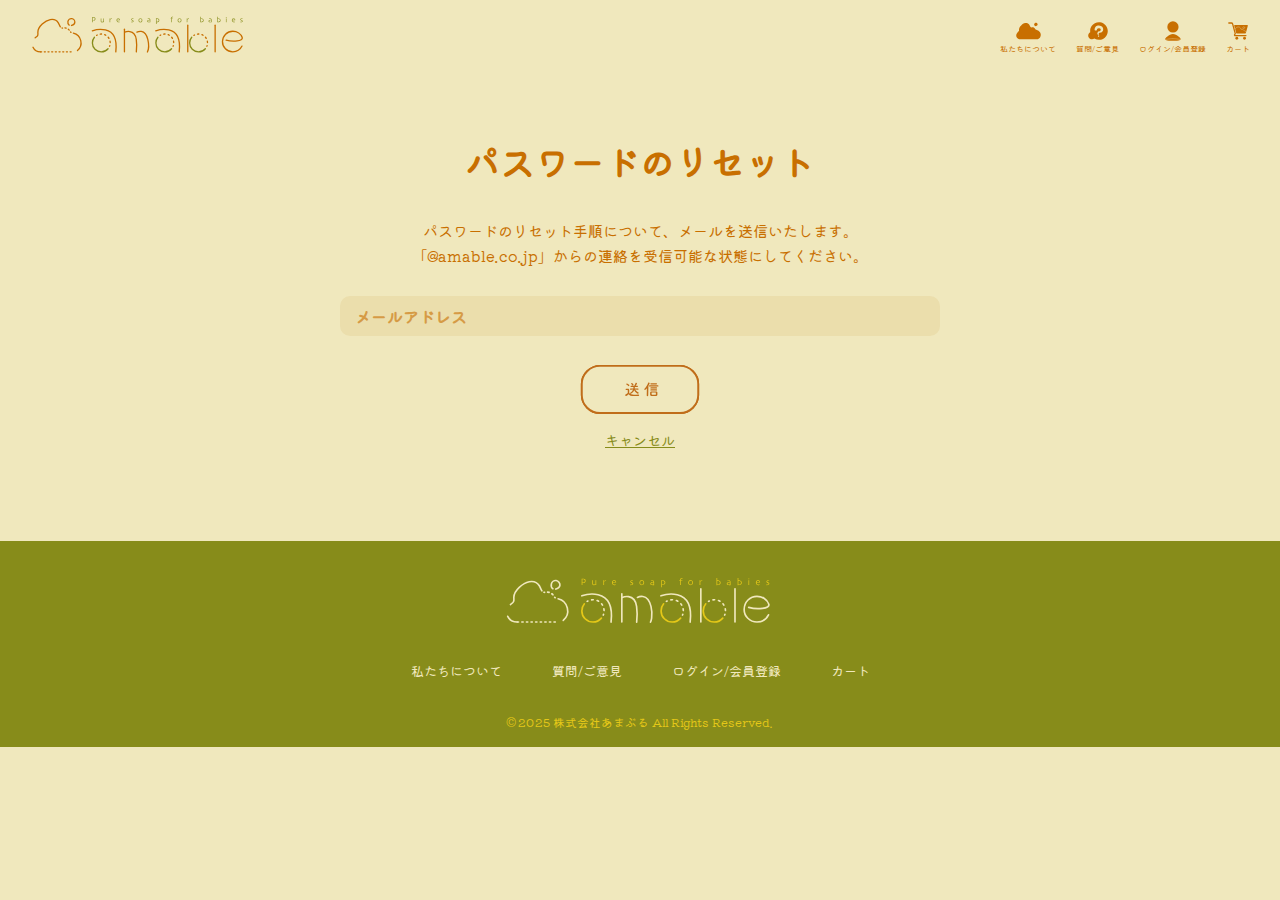
<file: reset.html>
<!DOCTYPE html>
<html lang="ja">
<head>
  <meta charset="utf-8">
  <meta name="viewport" content="width=device-width, initial-scale=1.0">
  <!-- 🔒 検索エンジンに登録させない -->
  <meta name="robots" content="noindex, nofollow">
  <!-- 🌿 OGP（SNSシェア用） -->
  <meta property="og:title" content="amable -パスワードのリセット-">
  <meta property="og:description" content="amable パスワードのリセット手順はメールにてご案内いたします。">
  <meta property="og:type" content="website">
  <meta property="og:url" content="https://roneworks.github.io/amable/">
  <meta property="og:image" content="https://roneworks.github.io/amable/amable-OGP.png">
  <meta property="og:site_name" content="amable">
  <!-- 🐦 X（旧Twitter）カード -->
  <meta name="twitter:card" content="summary_large_image">
  <meta name="twitter:title" content="amable -パスワードのリセット-">
  <meta name="twitter:description" content="amable パスワードのリセット手順はメールにてご案内いたします。">
  <meta name="twitter:image" content="https://roneworks.github.io/amable/amable-OGP.png">
  <!-- 🎨 ブランド装飾 -->
  <meta name="theme-color" content="#f0e8bd">
  <link rel="icon" href="images/header/favicon.svg">
  <link rel="apple-touch-icon" href="images/header/favicon.svg">
  <!-- 🧴 CSS 読み込み -->
  <link rel="stylesheet" href="css/style.css">
  <title>amable -パスワードのリセット-</title>
  	<link rel="preconnect" href="https://fonts.googleapis.com">
	<link rel="preconnect" href="https://fonts.gstatic.com" crossorigin>
	<link href="https://fonts.googleapis.com/css2?family=Kiwi+Maru&family=Zen+Maru+Gothic&display=swap" rel="stylesheet">
</head>

<body>
<header>
	<div class="logo">
		<a href="index.html"><img src="images/header/amable_logo.svg" alt="mainlogo" width="auto" height="40"></a>
	</div>
	<div class="header-link">
		<div>
			<a href="us.html"><img src="images/header/icon_us.svg" alt="icon-us" width="25" height="20">
			<p>私たちについて</p></a>
		</div>
		<div><a href="faq.html"><img src="images/header/icon_faq.svg" alt="icon-faq" width="20" height="20">
			<p>質問/ご意見</p></a>
		</div>	
		<div><a href="login.html"><img src="images/header/icon_login.svg" alt="icon-login" width="20" height="20">
			<p>ログイン/会員登録</p></a>
		</div>
		<div><a href="cart.html"><img src="images/header/icon_cart.svg" alt="icon-cart" width="20" height="20">
			<p>カート</p></a>
		</div>	
	</div>
</header>

<div class="resetpage">
	<div class="reset">
		<h1>パスワードのリセット</h1>
		<p class="reset-p">パスワードのリセット手順について、メールを送信いたします。<br>
			「@amable.co.jp」からの連絡を受信可能な状態にしてください。</p>
		<form method="" action=""><input class="form-input" type="mailaddress" name="mailaddress" minlength="none" maxlength="none" placeholder="メールアドレス"></form>
		<a href="reset.html" class="reset-button"><img src="images/faq/send.svg" alt="button-send"></a>
		<p class="cancel"><a href="login.html">キャンセル</a></p>
	</div>
</div>

<footer>
	<a href="index.html"><img src="images/footer/amable_logo_2.svg" alt="sublogo-2" width="auto" height="50"></a>
	<div class="footer-links">
		<a href="us.html">私たちについて</a>
		<a href="faq.html">質問/ご意見</a>
		<a href="login.html">ログイン/会員登録</a>
		<a href="cart.html">カート</a>
	</div>
	<p><small>&copy; 2025 株式会社あまぶる All Rights Reserved.</small></p>
</footer>

</body>
</html>
</file>
<file: css/style.css>
/* リセットCSS */
* {
    margin: 0;
    padding: 0;
    box-sizing: border-box;
}


body {
    font-family: "Kiwi Maru", "Zen Maru Gothic", sans-serif;
    font-style: normal;
    font-weight: 400;
    line-height: 1.5;
    font-size: 87.5%;
    color: #c86f00;
    background-color: #f0e8bd;
    margin: 0 auto;
    animation: fadeIn 0.6s ease-in-out;    
}
@keyframes fadeIn {
    from { opacity: 0; }
    to { opacity: 1; }
}

/* ヘッダー */
header {
    padding: 15px 30px;
    position: sticky;
    background-color: #f0e8bd;
    display: flex;
    justify-content: space-between;
    align-items: center;
    top: 0;
    z-index: 1000;
}
.header-link {
    display: flex;
    gap: 20px;
}
.header-link a {
    display: flex;
    flex-direction: column;
    align-items: center;
    text-decoration: none;
    transition: opacity 0.4s ease;
    row-gap: 2px;
}
.header-link:hover > :not(:hover) {
    opacity: 0.4;
    transition: all 0.4s ease-in-out;
}
.header-link p {
    font-size: 8px;
    color: #c86f00;
}


/* トップ */
.slider-wrapper {
    position: relative;
    margin: 0 50px;
    overflow: hidden;
    display: flex;
}
.slider-wrapper img {
    position: absolute;
    inset: 0;
    width: 100%;
    height: auto;
    object-fit: cover;
    opacity: 0;
    transition: opacity 2s ease-in-out; /* フェード時間をここで調整 */
    z-index: 0;
    pointer-events: none;
}
.slider-wrapper img.active {
    opacity: 1;
    z-index: 1;
    pointer-events: auto;
    transition-delay: 0.5s;
}
@keyframes top-slide {
    0%, 35%, 100% {
    opacity: 0;
  }
    15%, 30% {
    opacity: 1;
  }
}
.slide1:nth-of-type(1) {
    animation-delay: 0s;
    position: relative;
}
.slide2:nth-of-type(2) {
    animation-delay: 7s;
}
.slide3:nth-of-type(3) {
    animation-delay: 14s;
}

/* スライダーナビゲーション */
.slider-dot {
    position: absolute;
    margin: 0;
    left: 50%;
    transform: translateX(-50%);
    display: flex;
    gap: 10px;
}
.dot-1, .dot-2, .dot-3 {
    width: 10px;
    height: 10px;
    border-radius: 50%;
    border: none;
    cursor: pointer;
    transition: background-color 0.8s ease;
}

/* スローガン */
.slogan {
    text-align: center;
    margin: 100px 0 150px;
}
.slogan h1 {
    font-size: 55px;
    letter-spacing: 15px;
    color: #c86f00;
    margin-bottom: 18px;
}
.slogan h4 {
    font-size: 30px;
    letter-spacing: 8px;
    color: #878c1a;
    margin-bottom: 60px;
}
.slogan a {
    display: inline-block;
    background: url(../images/top/us_2.svg) center / cover no-repeat;
}
.slogan img {
    vertical-align: middle;
    width: 200px;
    transition: opacity 0.4s ease;
}
.slogan img:nth-of-type(1) {
    opacity: 1;
}
.slogan img:nth-of-type(2) {
    opacity: 0;
}
.slogan:hover img:nth-of-type(1) {
    opacity: 0;
}
.slogan:hover img:nth-of-type(2) {
    opacity: 1;
}

/* ニュース */
.title {
    font-size: 35px;
    font-weight: bold;
    color: #c86f00;
    margin-bottom: 20px;
    text-align: center;
}
.top-bb {
    display: flex;
    justify-content: center;
    gap: 20px;
}
.top-bb-l, .top-bb-r {
    margin-top: -20px;
    width: 90px;
}
.top-news { 
    margin: 0 auto;
    width: 1100px;    
}
.top-news ul {
    height: 220px;
    line-height: 30px;
    margin-top: -45px;
    background-color: #ebdeac;
    border: 30px solid #ebdeac;
    border-radius: 35px;
    padding: 5px 0;
    overflow-y: scroll;
}
.top-news ul:hover > :not(:hover) {
    opacity: 0.2;
}
.top-news-p {
    width: 85%;
    display: flex;
    margin: 20px auto;
    list-style-type: none;
    transition: opacity 0.4s ease;
    cursor: pointer; 
    justify-content:center;
}
.top-news-p a {
    display: flex;
    color: #c86f00;   
    text-decoration: none;    
}
.t-n-date {
    font-size: 15px;
    letter-spacing: 2px;    
    color: #878c1a;
}
.t-n-tag {
    width: 120px;
    margin: 0 25px;
    font-size: 15px;
    text-align: center;
    background-color: #f0e8bd;
    border-radius: 12px; 
    padding: 0 10px;
}
.t-n-detail {
    width:630px;
    font-size: 17px;
    white-space: nowrap;
    overflow: hidden;
    text-overflow: ellipsis;
}

.circle-pattern {
    height: 50px;
    margin: 120px 0;
    background-image: url(../images/top/circle-pattern.svg);
    background-repeat: repeat-x;
    background-position: 0 0;
    background-size: auto 100%;
    animation: scroll-bg 60s linear infinite;
}
@keyframes scroll-bg {
  from {
    background-position: 0 0;
  }
  to {
    background-position: -1000px 0;
  }
}

/* ショップ */
.shop-item, .price-flex, .to-cart-flex, .item-flex {
    justify-content: center;
    display: flex;
}
.item-img {
    width: 350px;
    filter: drop-shadow(5px 15px 4px #d5c885);
    z-index: 20;
}
.shop-item {
    margin: 20px 20px;
}
.shop-item:hover {
    transform: scale(1.06);
    transition: transform 0.4s ease;
}
.shop-item-p {
    margin-left: -30px;
    width: 380px;
    text-align: center;
    background-color: #ebdeac ;
    border-radius: 30px;
    padding: 20px 40px;
}
.item-name {
    font-size: 20px;
    font-weight: bold;
    padding-bottom: 5px;
    border-bottom: 3px dashed #f0e8bd;
    margin-bottom: 5px;    
}
.price-flex {
    margin-left: 40px;
}
.price {
    font-size: 30px;
    font-weight: bold;
    letter-spacing: 1px;
}
.tax {
    font-size: 13px;
    padding: 18px 0 0 5px;
}
.to-cart-flex {
    margin: 15px -10px 20px;
}
.to-cart {
    margin-right: 15px;    
}
.to-cart, .like {   
    position: relative;
    width: auto;
    height: 50px;
    cursor: pointer;
}
.to-cart img, .like img {
    width: 100%;
    height: 100%;
    transition: opacity 0.4s ease;
}
.to-cart img:nth-of-type(1), .like img:nth-of-type(1) {
    opacity: 1;
    position: relative;
}
.to-cart img:nth-of-type(2), .like img:nth-of-type(2) {
    opacity: 0;
    position: absolute;
    top: 0;
    left: 0;
}
.to-cart:hover img:nth-of-type(1), .like:hover img:nth-of-type(1) {
    opacity: 0;
}
.to-cart:hover img:nth-of-type(2), .like:hover img:nth-of-type(2) {
    opacity: 1;
}
.shop-detail {
    font-size: 13px;    
    text-align: left;
    line-height: 25px;
}
.shop-caption {
    margin-top: 15px;
    color: #878c1a;
}

/* ご使用方法 */
.hf-flex, .howto-flex, .top-footer {
    display: flex;
}
.hf-flex {
    align-items: center;
    justify-content: center;
    margin: 80px auto 50px;
}
.howto {
    width: 750px;
    margin-top: 50px;
}
.howto-flex {
    background-color: #f0e8bd;
    border-radius: 30px;
    padding: 20px 30px 0;
    margin-top: -45px;
    align-items: center;
    justify-content: center;
}
.howto ol {
    width: 350px;
    float: left;
    font-size: 15px;
    margin: 30px -5px 15px 30px;
}
.howto li {
    margin-bottom: 15px;
}
.howto-point {
    width: 40px;
    float: left;
    margin: -30px 5px 0 -10px;
}
.howto-back {
    width: 310px;
    height: 60px;
    display: flex;
    padding: 7px 0;
    margin: -10px 0 20px;
    color: #878c1a;
    background-color: #ebdeac;
    border-radius: 15px;
}
.howto-image {
    height: 350px;
    margin-top: -10px;
}

/* フッター(トップ) */
.footer-back {
    background-image: url(../images/top/top-footer-back.svg);
    background-repeat: no-repeat;
    background-size: 100%;
    height: 700px;
    margin-top: 100px;
    padding: 30px 0 0;
}
.top-footer-links {
    border-left: 2px dashed #e5c818;
    padding-left: 15px;
    margin-top: 30px;
}
.link-group {
    margin-bottom: 15px;
}
.link-group > a {
    display: block;
    color: #878c1a;
    font-size: 13px;
    text-decoration: none;
    cursor: pointer;
    transition: color 0.4s ease;
}
.sub-link {
    max-height: 0;
    overflow: hidden;
    opacity: 0;
    transform: translateY(-8px);
    transition: all 1s ease-out;
    margin-left: 20px;
}
.link-group.active .sub-link {
    max-height: 200px;
    opacity: 1;
    transform: translateY(0);
    transition: all 0.8s ease-in-out;
    border-radius: 15px;
    margin-top: 3px;
}
.sub-link a {
    display: block;
    color: #878c1a;
    text-decoration: none;
    font-size: 13px;
    padding: 5px 10px;
    transition: opacity 0.4s ease;
    background-color: #f0e8bd;
}
.sub-link a:hover, .link-group a:hover {
    color: #c86f00;    
}
.link-group.active > a {
  color: #c86f00;
  transition: background-color 0.4s ease, color 0.4s ease;
}
.sub-link:hover > :not(:hover) {
    opacity: 0.3;
}
.top-footer-company {
    text-align: center;
    margin: 100px 70px 0 30px;
}
.sublogo {
    width: 170px;
}
.top-footer-company p {
    margin: 15px 0;
    font-size: 13px;
}
.copyright {
    height: 50px;
    padding-top: 10px;
    text-align: center;
    border-top: 2px solid #e5c818;
}

/* フッター(その他) */
footer {
    background-color: #878c1a;
    color: #e5c818;
    text-align: center;
    padding: 35px 0 15px 0;
}
.footer-links {
    display: flex;
    justify-content: center;
    gap: 50px;
    margin: 30px 0;
}
.footer-links a {
    font-size: 13px;
    text-decoration: none;
    color: #f0e8bd;
    transition: opacity 0.4s ease;
}
.footer-links:hover > :not(:hover) {
    opacity: 0.4;
}



/********** ニュースページ1 **********/
.newspage {
    text-align: center;
}
.news-back {
    background-image: url(../images/news/news-topbubble.svg);
    background-repeat: no-repeat;
    width: 1500px;
    padding: 140px 0;
    margin: 0 auto;
    text-align: center;
}
.news-p-flex {
    display: flex;
    justify-content: space-between;
    margin: 0 260px;
    font-size: 18px;
    letter-spacing: 2px;
    color: #878c1a;
}
.news-contents h1 {
    line-height: 45px;
    margin: 60px 0 50px 0;
}
.news-contents p {
    font-size: 18px;
    line-height: 40px;
}
.news-img-flex {
    display: flex;
    justify-content: center;
    margin-top: 80px;
    gap: 50px;
}
.to-product, .to-contact {   
    position: relative;
    width: auto;
    height: 50px;
    cursor: pointer;
}
.to-product img, .to-contact img {
    width: 100%;
    height: 100%;
    transition: opacity 0.4s ease;
}
.to-product img:nth-of-type(1), .to-contact img:nth-of-type(1) {
    opacity: 1;
    position: relative;
}
.to-product img:nth-of-type(2), .to-contact img:nth-of-type(2) {
    opacity: 0;
    position: absolute;
    top: 0;
    left: 0;
}
.to-product:hover img:nth-of-type(1), .to-contact:hover img:nth-of-type(1) {
    opacity: 0;
}
.to-product:hover img:nth-of-type(2), .to-contact:hover img:nth-of-type(2) {
    opacity: 1;
}
.other-news { 
    margin: 0 auto 100px;
    width: 1100px;
}
.o-n-bb-l {
    margin: 0 0 -130px -900px;
    width: 200px;
    z-index: 20;
}
.other-news h3 {
    width: 140px;
    height: 35px;
    font-size: 20px;
    font-weight: bold;
    color: #878c1a;
    border-bottom: 3px dashed #ebdeac;
    margin: 0 auto 15px;
}
.other-news ul {
    height: 100px;
    line-height: 25px;
    overflow-y: scroll;
}
.other-news ul:hover > :not(:hover) {
    opacity: 0.2;
}
.news-p {
    width: 85%;
    display: flex;
    margin: 18px auto;
    list-style-type: none;
    transition: opacity 0.4s ease;
    cursor: pointer; 
    justify-content:center;
}
.news-p a {
    display: flex;
    color: #878c1a;   
    text-decoration: none;    
}
.news-date {
    font-size: 13px;
    letter-spacing: 2px;
}
.news-tag {
    width: 100px;
    margin: 0 25px;
    font-size: 13px;
    text-align: center;
    background-color: #ebdeac;
    border-radius: 10px; 
    padding: 0 10px;
}
.news-detail {
    width:630px;
    font-size: 15px;
    white-space: nowrap;
    overflow: hidden;
    text-overflow: ellipsis;
    text-align: left;
}
.o-n-bb-r {
    margin: -80px -900px 0 0;
    width: 200px;
    z-index: 20;
}
#shop, #contact, #news, #amable, #material, #package, #faq-soap, #faq-online, #login {
    scroll-margin-top: 90px;
}

/********** ニュースページ2 **********/
.news-ex {
    margin: 50px auto;
    width: 650px;
}
.news-ex p {
    font-size: 15px;
    line-height: 28px;
}
.news-ex-title {
    color: #878c1a;
    font-weight: bold;
    margin-top: 20px;
}
.news-ex-p {
    margin-top: -12px;
    background-color: #ebdeac;
    border-radius: 20px;
    padding: 15px 30px;  
}

.news-sample {
    position: relative;
    display: inline-block;
    margin: 20px 0 80px;
}
.n-s-photo {
    position: relative;    
    display: block;
    width: 300px;
    filter: drop-shadow(3px 8px 3px #d5c885);   
    z-index: 2;
}
.n-s-bubble {
    position: absolute;
    width: 470px;    
    left: 50%;
    top: 5%;
    transform: translate(-50%, 20%);
}
.hiiragi {
    top:30px;
}
.increase {
    width: 250px;
}



/********** 私たちについて **********/
.us-slogan {
    text-align: center;
    margin: 200px auto;
}
.us-slogan h1 {
    font-size: 55px;
    letter-spacing: 15px;
    color: #c86f00;
    margin: 23px 0 18px 0;
}
.us-slogan h4 {
    font-size: 30px;
    letter-spacing: 8px;
    color: #878c1a;
    margin-bottom: 45px;
}
.us-slogan img {
    width: 600px;
}
.us-line-r {
    margin-left: 880px;
}
.us-line-l {
    margin-right: 880px;
}
.amable {
    justify-content: center;
    align-items: center;
    display: flex;
}
.amable-p {
    font-size: 20px;
}
.material-photo p {
    color: #878c1a;
}
.amable-p p {
    margin: 20px 80px 0 0;
    width: 600px;
    font-size: 20px;
    line-height: 35px;
}
.soap-slide {
    position: relative;
}
.soap-slide img {
    position: absolute;
    top: 0;
    left: 0;
    width: 550px;
    object-fit: cover;
    opacity: 0;
    animation: amable-slide 18s infinite;
}
@keyframes amable-slide {
    0%, 70%, 100% {
    opacity: 0;
  }
    30%, 45% {
    opacity: 1;
  }
}
.soap1:nth-of-type(1) {
    animation-delay: 0s;
    position: relative;
}
.soap2:nth-of-type(2) {
    animation-delay: 9s;
}
.us-bubble1 {
    width: 130px;
    margin: 380px 0px 0 -70px;
    z-index: 10;
}

.material {
    justify-content: center;
    align-items: center;
    display: flex;
    margin: 250px auto 250px auto;
}
.us-bubble2 {
    width: 130px;
    margin: -620px -60px 0 0;
    z-index: 10;
}
.material-photo {
    text-align: center;
    margin-right: 80px;
}
.material-photo img {
    width: 180px;
}
.material-photo1, .material-photo2 {
    display: flex;  
}
.material-photo1 {
    margin-bottom: 40px;
}
.photo-space {
    margin: 0 40px 0 40px;
}
.material-photo p {
    margin-top: 3px;
}
.material-p {
    font-size: 20px;
}
.material-p p {
    margin-top: 20px;
    width: 650px;
    font-size: 20px;
    line-height: 35px;
}
.material-p small {
    color: #878c1a;
}

.package {
    justify-content: center;
    align-items: center;
    display: flex;
    margin-bottom: 180px;
}
.package-p {
    font-size: 20px;
}
.package-p p {
    margin: 20px -20px 0 0;
    width: 600px;
    font-size: 20px;
    line-height: 35px;
}
.package-slide {
    position: relative;
}
.package-slide img {
    position: absolute;
    top: 0;
    left: 0;
    width: 550px;
    object-fit: cover;
    opacity: 0;
    animation: package-slide 18s infinite;
}
@keyframes package-slide {
    0%, 70%, 100% {
    opacity: 0;
  }
    30%, 45% {
    opacity: 1;
  }
}
.pake1:nth-of-type(1) {
    animation-delay: 0s;
    position: relative;
}
.pake2:nth-of-type(2) {
    animation-delay: 9s;
}
.us-bubble3 {
    width: 130px;
    margin: -530px 0px 0 -80px;
    z-index: 10;
}
.us-bubble4 {
    height: 130px;
    margin: 0 -170px -540px 0;
    z-index: 10;
}
.product-list {
    text-align: center;
    margin-bottom: 120px;
}
.product-list a {
    display: inline-block;
    background: url(../images/us/productlist_2.svg) center / cover no-repeat;
}
.product-list img {
    vertical-align: middle;
    width: 200px;
    transition: opacity 0.4s ease;
}
.product-list img:nth-of-type(1) {
    opacity: 1;
}
.product-list img:nth-of-type(2) {
    opacity: 0;
}
.product-list:hover img:nth-of-type(1) {
    opacity: 0;
}
.product-list:hover img:nth-of-type(2) {
    opacity: 1;
}



/********** 質問/ご意見 **********/
.faq, .contact {
    margin: 60px auto 90px auto;
    height: 100%;
}
.faq-title {
    display: flex;
    justify-content: center;
    margin-bottom: 30px;
}
.faq-title h1 {
    font-size: 40px;
}
.title-bb-l {
    width: 120px;
    margin: -10px 30px 0 0;
}
.title-bb-r {
    width: 120px;
    margin: -10px 0 0 30px;
}
.faq-lr {
    justify-content: center;
    display: flex;
}
.faq-l, .faq-r {
    max-width: 500px;
    margin: 0 20px;
}
.faq-group {
    background-color: #ebdeac;
    border-radius: 20px;
    margin-bottom: 20px;
    overflow: hidden;
    transition: max-height 0.9s ease-in-out;
    max-height: 60px; 
}
.faq-group.active {
    max-height: 400px;
}
.faq-q {
    width: 500px;
    height: 60px;
    align-items: center;
    background-color: #ebdeac;
    border: none;
    margin: 0 auto;
    padding: 25px;
    font-family: "Kiwi Maru", "Zen Maru Gothic", sans-serif;
    font-size: 20px;
    font-weight: bold;
    color: #878c1a;
    text-align: left;
    display: flex;
    justify-content: space-between;
    cursor: pointer;
}
.faq-arrow svg {
    width: 20px;
    height: 12px;
    transition: transform 0.4s ease-in-out;
}
.faq-group.active .faq-arrow svg, .dropdown.dropdown.active .faq-arrow svg{
    transform: rotate(180deg);
}
.faq-a {
    vertical-align: center;
    width: 500px;
    max-height: 0;
    opacity: 0;
    padding: 10px 30px;
    border-top: 3px solid #f0e8bd;
    font-size: 17px;
    transition: all 0.9s ease-in-out;
}
.faq-a-p {
    margin-left: 30px;
    text-indent: -30px;
    line-height: 30px;
}
.faq-group.active .faq-a {
    opacity: 1;
    max-height: 3000px; /* 必要に応じて調整 */
    margin-bottom: 10px;
}
.faq-a-space {
    margin: 5px 0;
    width: 500px;
    padding: 10px 60px 0 30px;
}
.faq-a-space a {
    color: #c86f00;
}
.contact {
    text-align: center;
}
.contact-p p {
    margin-bottom: 20px;
    font-size: 17px;
    color: #878c1a;
}
.dropdown {
    position: relative;
    width: 600px;
    margin: 35px auto 8px;
}
.dropdown-box {
    max-height: 40px;   
    background-color: #ebdeac;
    border-radius: 10px;
    overflow: hidden;
    transition: max-height 0.9s ease-in-out, background-color 0.9s ease;
}
.dropdown.active .dropdown-box {
    max-height: 300px;
    background-color: #ebdeac;
}
.dropdown-btn {
    height: 40px;
    width: 600px;
    background: none;
    border: none;
    outline: none;
    padding: 15px;
    font-family: "Kiwi Maru", "Zen Maru Gothic", sans-serif;
    font-size: 16px;
    font-weight: bold;
    color: #c86f00;
    display: flex;
    justify-content: space-between;
    align-items: center;
    cursor: pointer;
}
.dropdown-list {
    opacity: 0;
    transform: translateY(-10px);
    transition: opacity 0.9s ease, transform 0.9s ease;
}
.dropdown.active .dropdown-list {
    border-top: 3px solid #f0e8bd;
    opacity: 1;
    transform: translateY(0);
}
.dropdown-list li {
    font-size: 16px;
    padding: 8px;
    cursor: pointer;
}
.dropdown-list:hover > :not(:hover) {
    opacity: 0.4;
    background-color: #f0e8bd;
}
textarea {
    width: 600px;
    height: 300px;
    background-color: #ebdeac;
    border-radius: 10px;
    border: none;
    margin: 8px auto;
    padding: 15px;
    font-family: "Kiwi Maru", "Zen Maru Gothic", sans-serif;
    font-size: 16px;
    font-weight: bold;
    color: #c86f00;
}
textarea::placeholder {
    font-weight: bold;
    opacity: 0.6;
    color: #c86f00;
}
textarea:focus {
    outline: solid 2px #c86f00;
}
.submit-button {
    display: inline-block;
    background: url(../images/faq/send_2.svg) center / cover no-repeat;
    margin: 20px 0 40px 0;
}
.submit-button img {
    vertical-align: middle;
    width: 120px;
    transition: opacity 0.4s ease;
}
.submit-button img:nth-of-type(1) {
    opacity: 1;
}
.submit-button img:nth-of-type(2) {
    opacity: 0;
}
.submit-button:hover img:nth-of-type(1) {
    opacity: 0;
}
.submit-button:hover img:nth-of-type(2) {
    opacity: 1;
}
.contact-details {
    width: 810px;
    margin: 0 auto;
    font-size: 13px;
    color: #878c1a;
}
.c-d-left, .c-d-indent {
    text-align: left;
}
.c-d-indent {
    text-indent: 13px;
}
.c-d-support {
    margin: 25px 0 15px;
}
.support-left, .support-left-close {
    text-align: left;
    width: 165px;
    margin: 0 auto;
}
.support-left-close {
    text-indent: 13px;
}



/********** ログイン/会員登録 **********/
.loginpage {
    text-align: center;
    margin: 0 auto;
}
.login h1 {
    font-size: 35px;
    margin: 60px auto 30px auto;
}
.form-input {
    width: 600px;
    height: 40px;
    background-color: #ebdeac;
    border-radius: 10px;
    border: none;
    margin: 8px auto;
    padding: 15px;
    font-family: "Kiwi Maru", "Zen Maru Gothic", sans-serif;
    font-size: 16px;
    font-weight: bold;
    color: #c86f00;
}
.form-input::placeholder {
    font-weight: bold;
    opacity: 0.6;
    color: #c86f00;
}
.form-input:focus {
    outline: solid 2px #c86f00;
}
.password-box {
    position: relative;
    display: flex;
    align-items: center;
    width: 600px;
    margin: 0 auto;
}
.password-arrow {
    position: absolute;
    right: 28px;
    background: none;
    border: none;
    cursor: pointer;
    display: flex;
    justify-content: center;
    align-items: center;
}
.eye {
    position: absolute;
    width: 25px;
    height: 25px;
    transition: opacity 0.9s ease;
}
.eye.closed {
    opacity: 0;
}
.password-box.active .eye.open {
    opacity: 0;
}
.password-box.active .eye.closed {
    opacity: 1;
}
.login-button {
    display: inline-block;
    background: url(../images/login/login_2.svg) center / cover no-repeat;
    margin-top: 20px;
}
.login img {
    vertical-align: middle;
    width: 120px;
    transition: opacity 0.4s ease;
}
.login img:nth-of-type(1) {
    opacity: 1;
}
.login img:nth-of-type(2) {
    opacity: 0;
}
.login:hover img:nth-of-type(1) {
    opacity: 0;
}
.login:hover img:nth-of-type(2) {
    opacity: 1;
}
.login-forget {
    font-size: 14px;
    margin: 15px auto 60px auto;
    color: #878c1a;
}
.login-forget a {
    color: #878c1a;
    transition: opacity 0.4s ease;
}
.login-forget a:hover, .cancel:hover {
    opacity: 0.5;
}
.login-line {
    height: 12px;
}
.createaccount h1{
    font-size: 35px;
    margin: 50px auto 30px auto;
}
.check-privacy, .check-getmail {
    font-size: 16px;
}
.check-privacy {
    margin: 0 0 5px -50px;
}
.check-privacy input, .check-getmail input {
    width: 16px;
    height: 16px;
    margin: 0 3px -3px 0;
    appearance: none;
    background-color: #f0e8bd;
    border: solid 2px #c86f00;
    border-radius: 5px;
    &:checked {
    background-color: #c86f00;
    background-image: url(../images/login/icon_check.svg);
    background-repeat: no-repeat;
    background-position: center;
    }
}
.checkbox {
    margin: 25px 0;
}
.create-button {
    display: inline-block;
    background: url(../images/login/createaccount_2.svg) center / cover no-repeat;
}
.check-privacy a {
    color: #c86f00;
}
.createaccount img {
    vertical-align: middle;
    width: 160px;
    transition: opacity 0.5s ease;
}
.createaccount img:nth-of-type(1) {
    opacity: 1;
}
.createaccount img:nth-of-type(2) {
    opacity: 0;
}
.createaccount:hover img:nth-of-type(1) {
    opacity: 0;
}
.createaccount:hover img:nth-of-type(2) {
    opacity: 1;
}
.cancel {
    font-size: 14px;
    margin: 15px auto 90px auto;
    transition: opacity 0.4s ease;
    color: #878c1a;
}
.cancel a {
    color: #878c1a;
}

/********** リセット **********/
.resetpage {
    text-align: center;
    margin: 0 auto;
}
.reset h1 {
    font-size: 35px;
    margin: 60px auto 30px auto;
}
.reset-p {
    font-size: 15px;
    line-height: 25px;
}
.reset form {
    margin-top: 20px;
}
.reset-button {
    display: inline-block;
    background: url(../images/faq/send_2.svg) center / cover no-repeat;
    margin-top: 20px;
}
.reset img {
    vertical-align: middle;
    width: 120px;
    transition: opacity 0.4s ease;
}
.reset img:nth-of-type(1) {
    opacity: 1;
}
.reset img:nth-of-type(2) {
    opacity: 0;
}
.reset:hover img:nth-of-type(1) {
    opacity: 0;
}
.reset:hover img:nth-of-type(2) {
    opacity: 1;
}



/********** カート **********/
.cart {
    margin: 18% 0;
    align-items: center;
    text-align: center;
}
.cart h1 {
    margin: 30px;
    letter-spacing: 2px;
}
.cart h2 {
    width: 300px;
    margin: auto;    
    padding: 10px;
    background-color: #ebdeac;
    border-radius: 15px;
    font-size: 20px;
}
.cart a {
    color: #c86f00;
}
.cart a:hover {
    transition: opacity 0.4s ease;
    opacity: 0.4;    
}



/********** プライバシーポリシー **********/
.privacy-policy {
    width: 900px;
    margin: 0 auto 110px;
}
.privacy-policy h1 {
    font-size: 36px;
    text-align: center;
    margin: 80px 0;
}
.privacy-policy img {
    height: 850px;
}
.pp-line-l {
    margin: -30px 30px 0 0;
}
.pp-line-r {
    margin: 860px 0 0 30px;
}
.pp-flex {
    display: flex;
}
.privacy {
    margin-top: -15px;
    font-size: 16px;
}
.personal {
    margin: 60px 0;
}
.privacy h3 {
    margin: 35px 0 10px 0;
    color: #878c1a;
}
.privacy li {
    margin-left: 25px;
}
.privacy p {
    line-height: 26px;
}
.pp-p {
    margin-left: 30px;
    text-indent: -29px;
}
.pp-address {
    margin-top: 15px;
}





/********** レスポンシブデザイン(medium) **********/
@media (max-width: 1500px) {

    .slider-dot{
        gap: 8px;
    }
    .dot-1, .dot-2, .dot-3 {
        width: 9px;
        height: 9px;
    }
    .slogan {
        margin: 70px auto;
    }
    .slogan h1 {
        font-size: 33px;
        letter-spacing: 8px;
        margin-bottom: 10px;
    }
    .slogan h4 {
        font-size: 18px;
        letter-spacing: 8px;
        margin-bottom: 40px;
    }
    .slogan img, .product-list img {
        width: 170px;
    }
    .product-container img {
        flex: none;
        max-width: 100%;
        width: 300px;
        margin: 0 auto;
    }
    .slide-wrapper > div {
        min-width: 250px;
    }

    .title {
        font-size: 30px;
        margin-bottom: 10px;
    }
    .top-bb {
        gap: 15px;
    }
    .top-bb-l, .top-bb-r {
        margin-top: -10px;
        width: 75px;
    }
    .top-news { 
        width: 800px; 
        margin-top: 100px;  
    }
    .top-news ul {
        height: 180px;
        line-height: 25px;
        margin-top: -30px;
        border: 25px solid #ebdeac;
        border-radius: 30px;
        padding: 0;
    }
    .top-news-p {
        width: 85%;
        margin: 18px auto;
    }
    .t-n-date {
        font-size: 13px;
        letter-spacing: 1.5px;    
    }
    .t-n-tag {
        width: 100px;
        margin: 0 20px;
        font-size: 13px;
        border-radius: 10px; 
        padding: 0 8px;
    }
    .t-n-detail {
        width:450px;
        font-size: 15px;
    }
    .circle-pattern {
        height: 50px;
        margin: 80px 0;
    }

    .item-top-space {
        margin-top: 10px;
    }
    .item-img {
        width: 200px;
        filter: drop-shadow(3px 8px 4px #d5c885);
    }
    .shop-item {
        margin: 10px;
    }
    .shop-item-p {
        margin-left: -25px;
        width: 270px;
        border-radius: 30px;
        padding: 13px 30px;
    }
    .item-name {
        font-size: 15px;
        padding-bottom: 3px;
        border-bottom: 2px dashed #f0e8bd;
        margin-bottom: 3px;    
    }
    .price-flex {
        margin-left: 25px;
    }
    .price {
        font-size: 20px;
    }
    .tax {
        font-size: 8px;
        padding: 13px 0 0 3px;
    }
    .to-cart-flex {
        margin: 10px 0;
    }
    .to-cart {
        height: 32px;
        margin-right: 10px;
    }
    .like {
        height: 32px;
    }
    .shop-detail {
        font-size: 10px;    
        line-height: 18px;
    }
    .shop-caption {
        margin-top: 8px;
    }

    .hf-flex {
        margin: 60px 20px 50px;
    }
    .howto {
        width: 470px;
        margin-top: 30px;
    }
    .howto-flex {
        border-radius: 30px;
        padding: 15px 25px 0;
        margin-top: -30px;
    }
    .howto ol {
        width: 250px;
        font-size: 10px;
        margin: 20px -20px 15px 20px;
    }
    .howto li {
        margin-bottom: 10px;
    }
    .howto-point {
        width: 25px;
        margin: -20px 3px 0 -6px;
    }
    .howto-back {
        width: 205px;
        height: 40px;
        padding: 4px 0;
        margin: -8px 0 13px;
        border-radius: 10px;
    }
    .howto-image {
        height: 230px;
        margin-top: -10px;
    }

    /* フッター(トップページ) */
    .footer-back {
        height: 500px;
        margin-top: 80px;
    }
    .top-footer-links {
        border-left: 1.5px dashed #e5c818;
        padding-left: 10px;
        margin-top: 20px;
    }
    .link-group {
        margin-bottom: 10px;
    }
    .link-group > a {
        font-size: 10px;
    }
    .sub-link {
        margin-left: 15px;
    }
    .link-group.active .sub-link {
        border-radius: 10px;
        margin-top: 3px;
    }
    .sub-link a {
        font-size: 10px;
        padding: 5px 15px;
    }
    .top-footer-company {
        margin: 80px 60px 0 5px;
    }
    .sublogo {
        width: 140px;
    }
    .top-footer-company p {
        margin: 10px 0;
        font-size: 10px;
    }
    .copyright {
        height: 30px;
        font-size: 10px;
        padding-top: 5px;
        border-top: 1.5px solid #e5c818;
    }


    /********** レスポンシブデザイン(ニュースページ1) **********/
    .news-back {
        width: 930px;
        padding: 80px 0;
    }
    .news-p-flex {
        margin: 0 150px;
        font-size: 15px;  
    }
    .news-contents h1 {
        margin: 40px 0 30px 0;
    }
    .news-img-flex {
        margin-top: 60px;
    }
    .to-product, .to-contact {   
        height: 45px;
    }
    .other-news { 
        margin: 10px auto 70px;
        width: 800px;
    }
    .o-n-bb-l {
        margin: 0 0 -130px -700px;
        width: 180px;
    }
    .news-detail {
        width: 450px;
    }
    .o-n-bb-r {
        margin: -70px -700px 0 0;
        width: 180px;
    }


    /********** レスポンシブデザイン(amable) **********/
    .us-slogan {
        margin: 100px auto 100px auto;
    }
    .us-slogan h1 {
        font-size: 33px;
        letter-spacing: 8px;
        margin: 10px 0 10px 0;
    }
    .us-slogan h4 {
        font-size: 18px;
        letter-spacing: 5px;
        margin-bottom: 20px;
    }
    .us-slogan img {
        width: 350px;
    }
    .us-line-r {
        margin-left: 530px;
    }
    .us-line-l {
        margin-right: 530px;
    }
    .amable-p {
        font-size: 13px;
    }
    .amable-p p {
        margin: 15px 35px 0 0;
        width: 450px;
        font-size: 15px;
        line-height: 25px;
    }
    .soap-slide img {
        width: 350px;
    }
    .us-bubble1 {
        width: 80px;
        margin: 240px 0px 0 -45px;
    }
    .material {
        margin: 150px auto 150px auto;
    }
    .us-bubble2 {
        width: 80px;
        margin: -380px -35px 0 0;
    }
    .material-photo {
        margin-right: 35px;
    }
    .material-photo img {
        width: 110px;
    }
    .material-photo1 {
        margin-bottom: 15px;
    }
    .photo-space {
        margin: 0 20px 0 20px;
    }
    .material-photo p {
        font-size: 10px;
        margin-top: 0;
    }
    .material-p {
        font-size: 13px;
    }
    .material-p p {
        margin-top: 15px;
        width: 450px;
        font-size: 15px;
        line-height: 25px;
    }
    .package {
        margin-bottom: 110px;
    }
    .package-p {
        font-size: 13px;
    }
    .package-p p {
        margin: 15px -20px 0 0;
        width: 450px;
        font-size: 15px;
        line-height: 25px;
    }
    .package-slide img {
        width: 350px;
    }
    .us-bubble3 {
        width: 80px;
        margin: -340px 0px 0 -50px;
    }
    .us-bubble4 {
        height: 80px;
        margin: 0 -110px -340px 0;
    }
    .product-list {
        margin-bottom: 80px;
    }


    /********** レスポンシブデザイン(faq) **********/
    .faq, .contact {
        margin: 60px auto;
    }
    .faq-title {
        margin-bottom: 23px;
    }
    .faq-title h1 {
        font-size: 33px;
    }
    .title-bb-l {
        width: 100px;
        margin: -15px 20px 0 0;
    }
    .title-bb-r {
        width: 100px;
        margin: -15px 0 0 20px;
    }
    .faq-l, .faq-r {
        max-width: 430px;
        margin: 0 13px;
    }
    .faq-group {
        border-radius: 18px;
        margin-bottom: 15px;
        max-height: 50px; 
    }
    .faq-q {
        width: 430px;
        height: 50px;
        padding: 20px;
        font-size: 17px;
    }
    .faq-arrow svg {
        width: 17px;
    }
    .faq-a {
        width: 430px;
        padding: 10px 20px;
        border-top: 2.5px solid #f0e8bd;
        font-size: 15px;
    }
    .faq-a-p {
        margin-left: 29px;
        text-indent: -27px;
        line-height: 27px;
    }
    .faq-a-space {
        width: 430px;
        padding: 10px 40px 0 30px;
    }
    .contact {
        text-align: center;
    }
    .contact-p p {
        font-size: 15px;
    }
    .dropdown {
        margin: 0 auto 8px;
    }
    .dropdown.active .dropdown-list {
        border-top: 2.5px solid #f0e8bd;
    }
    .dropdown-list li {
        font-size: 16px;
        padding: 5px;
    }
    textarea {
        height: 180px;
    }


    /********** レスポンシブデザイン(pp) **********/
    .privacy-policy {
        width: 830px;
        margin: 0 auto 80px auto;
    }
    .privacy-policy h1 {
        font-size: 33px;
        margin: 60px 0;
    }
    .privacy-policy img {
        height: 770px;
    }
    .pp-line-l {
        margin: -28px 23px 0 0;
    }
    .pp-line-r {
        margin: 775px 0 0 23px;
    }
    .privacy {
        margin-top: -10px;
        font-size: 15px;
    }
    .personal {
        margin: 37px 0;
    }
    .privacy h3 {
        margin: 27px 0 7px 0;
    }
    .privacy li {
        margin-left: 23px;
    }
    .privacy p {
        line-height: 25px;
    }
    .pp-p {
        margin-left: 27px;
        text-indent: -27px;
    }
    .pp-address {
        margin-top: 13px;
    }
    
    
    /********** レスポンシブデザイン(cart) **********/
    .cart {
        margin: 25% 0;
    }
    .cart h1 {
        font-size: 25px;
        margin: 20px;
        letter-spacing: 2px;
    }
    .cart h2 {
        width: 280px;
        font-size: 18px;
    }
}





/********** レスポンシブデザイン(small) **********/
@media (max-width: 930px) {

    header {
        flex-direction: column;
        gap: 1rem;
        padding: 1rem;
    }  
    .link {
        gap: 3rem;
    }
    .link p {
        font-size: 6px;
    }
    .slider-wrapper {
        margin: 0 20px;
    }    
    .slider-dot{
        gap: 4px;
    }
    .dot-1, .dot-2, .dot-3 {
        width: 6px;
        height: 6px;
    }
    .slogan {
        margin: 35px auto;
    }
    .slogan h1 {
        font-size: 20px;
        letter-spacing: 5px;
        margin-bottom: 2px;
    }
    .slogan h4 {
        font-size: 10px;
        letter-spacing: 3px;
        margin-bottom: 23px;
    }
    .slogan img, .product-list img {
        width: 120px;
    }

    .title {
        font-size: 20px;
        margin-bottom: 10px;
    }
    .top-bb {
        gap: 8px;
    }
    .top-bb-l, .top-bb-r {
        margin-top: -10px;
        width: 55px;
    }
    .top-news { 
        width: 500px; 
        margin-top: 60px;  
    }
    .top-news ul {
        height: 110px;
        line-height: 18px;
        margin-top: -25px;
        border: 15px solid #ebdeac;
        border-radius: 25px;
    }
    .top-news-p {
        margin: 15px auto;
    }
    .t-n-date {
        font-size: 10px;
        letter-spacing: 1px;    
    }
    .t-n-tag {
        width: 75px;
        margin: 0 15px;
        font-size: 10px;
        border-radius: 8px; 
        padding: 0 3px;
    }
    .t-n-detail {
        width: 250px;
        font-size: 12px;
    }
    .circle-pattern {
        height: 25px;
        margin: 60px 0;
        animation: scroll-bg 100s linear infinite;
    }

    .item-top-space {
        margin-top: -10px;
    }
    .item-flex {
        display: block;
    }
    .shop-item {
        margin: 20px 0;
    }
    .shop-item-p {
        width: 330px;
    }

    .howto {
        margin-top: 20px;
    }
    .howto-flex {
        padding: 15px 25px 0;
        margin-top: -25px;
    }
    /* フッター(トップ) */
    .hf-flex {
        flex-direction: column-reverse;
    }
    .footer-back {
        height: 750px;
        margin-top: 60px;
    }
    .top-footer-links {
        margin: -190px 180px 0 0;
    }
    .sub-link a {
    background-color: #ebdeac;
    }
    .top-footer-company {
        margin: 40px 0 0 180px;
    }

    /* フッター(その他) */
    footer {
        padding: 35px 0 10px;
    }
    .footer-links {
        gap: 35px;
        margin: 25px 0;
    }
    .footer-links a {
        font-size: 12px;
    }
    footer p small {
        font-size: 8px;       
    }


    /********** レスポンシブデザイン(small/ニュースページ1) **********/
    .news-back {
        width: 540px;
        padding: 40px 0;
    }
    .news-p-flex {
        margin: 0 80px;
        font-size: 10px;
        letter-spacing: 1px;
    }
    .news-contents h1 {
        font-size: 15px;
        line-height: 25px;
        margin: 30px 0 25px 0;
    }
    .news-contents p {
        font-size: 12px;
        line-height: 25px;
    }
    .news-img-flex {
        margin-top: 30px;
        gap: 20px;
    }
    .to-product, .to-contact {   
        height: 35px;
    }
    .other-news { 
        margin: 10px auto 30px;
        width: 450px;
    }
    .o-n-bb-l {
        margin: 0 0 -80px -420px;
        width: 110px;
    }
    .other-news h3 {
        width: 95px;
        height: 23px;
        font-size: 13px;
        border-bottom: 2px dashed #ebdeac;
        margin: 0 auto 5px;
    }
    .other-news ul {
        height: 60px;
        line-height: 15px;
    }
    .news-p {
        width: 85%;
        margin: 12px auto;
    }
    .news-date {
        font-size: 8px;
        letter-spacing: 1px;
    }
    .news-tag {
        width: 60px;
        margin: 0 12px;
        font-size: 8px;
        border-radius: 6px; 
        padding: 0 3px;
    }
    .news-detail {
        width: 280px;
        font-size: 10px;
    }
    .o-n-bb-r {
        margin: -35px -420px 0 0;
        width: 110px;
    }
    #shop, #contact, #news, #amable, #material, #package, #faq-soap, #faq-online, #login {
        scroll-margin-top: 140px;
    }

    /********** ニュースページ2 **********/
    .news-ex {
        margin: 30px auto;
        width: 500px;
    }
    .news-ex p {
        font-size: 12px;
        line-height: 23px;
    }
    .news-ex-title {
        font-size: 13px;
        margin-top: 10px;
    }
    .news-ex-p {
        margin-top: -10px;
        border-radius: 15px;
        padding: 10px 10px;  
    }
    .news-sample {
        margin: 10px 0 60px;
    }
    .n-s-photo {
        width: 200px;
    }
    .n-s-bubble {
        width: 320px;
        top: 3%;
    }
    .hiiragi {
        top: 20px;
    }
    .increase {
        width: 170px;
    }


    /********** レスポンシブデザイン(small/amable) **********/
    .us-slogan {
        margin: 50px auto 50px auto;
    }
    .us-slogan h1 {
        font-size: 21px;
        letter-spacing: 5px;
        margin: 4px 0 4px 0;
    }
    .us-slogan h4 {
        font-size: 12px;
        letter-spacing: 2.5px;
        margin-bottom: 11px;
    }
    .us-slogan img {
        width: 190px;
    }
    .us-line-r {
        margin-left: 300px;
    }
    .us-line-l {
        margin-right: 300px;
    }
    .amable-p {
        font-size: 8px;
    }
    .amable-p p {
        margin: 5px 15px 0 0;
        width:300px;
        font-size: 10px;
        line-height: 17px;
    }
    .soap-slide img { 
        width: 150px;
    }
    .us-bubble1 {
        width: 50px;
        margin: 0 0 -150px -50px;
    }
    .material {
        margin: 80px auto 80px 20px;
    }
    .us-bubble2 {
        width: 50px;
        margin: -230px -70px 0 0;
    }
    .material-photo {
        margin-right: 15px;
    }
    .material-photo img {
        width: 60px;
    }
    .material-photo1 {
        margin-bottom: 6px;
    }
    .photo-space {
        margin: 0 5px 0 5px;
    }
    .material-photo p {
        font-size: 6px;
        margin-top: -3px;
    }
    .material-p {
        font-size: 8px;
    }
    .material-p p {
        margin-top: 5px;
        width: 280px;
        font-size: 10px;
        line-height: 17px;
    }
    .package {
        margin-bottom: 60px;
    }
    .package-p {
        font-size: 8px;
        margin-left: -130px;
    }
    .package-p p {
        margin: 5px 80px 0 0;
        width: 300px;
        font-size: 10px;
        line-height: 17px;
    }
    .package-slide img {
        width: 150px;
    }
    .us-bubble3 {
        width: 50px;
        margin: -210px 0px 0 -180px;
    }
    .us-bubble4 {
        height: 50px;
        margin: 0 -170px -160px 0;
    }
    .product-list {
        margin-bottom: 50px;
    }
    .product-list img {
        width: 140px;
    }


    /********** レスポンシブデザイン(small/faq) **********/
    .faq, .contact {
        margin: 50px auto;
    }
    .faq-title {
        margin-bottom: 15px;
    }
    .faq-title h1 {
        font-size: 25px;
    }
    .title-bb-l {
        width: 70px;
        margin: -10px 12px 0 0;
    }
    .title-bb-r {
        width: 70px;
        margin: -10px 0 0 12px;
    }
    .faq-lr {
        display: block;
    }
    .faq-l, .faq-r {
        width: 400px;
        margin: 0 auto;
    }
    .faq-group {
        border-radius: 15px;
        margin-bottom: 10px;
        max-height: 40px; 
    }
    .faq-q {
        width: 400px;
        height: 40px;
        padding: 15px;
        font-size: 14px;
    }
    .faq-arrow svg {
        width: 14px;
    }
    .faq-a {
        width: 400px;
        padding: 10px 20px 0;
        border-top: 2px solid #f0e8bd;
        font-size: 14px;
    }
    .faq-a-p {
        margin-left: 20px;
        text-indent: -25px;
        line-height: 25px;
    }
    .faq-a-space {
        width: 400px;
        padding: 10px 25px 0 20px;
    }
    .contact-p p {
        width: 350px;
        margin: 15px auto;
        font-size: 12px;
    }
    .dropdown {
        width: 400px;
        margin: 0 auto 5px;
    }
    .dropdown-box {
        max-height: 35px;   
        border-radius: 8px;
    }
    .dropdown-btn {
        width: 400px;
        height: 35px;        
        padding: 15px;
        font-size: 14px;
    }
    .dropdown.active .dropdown-list {
        border-top: 2px solid #f0e8bd;
    }
    .dropdown-list li {
        font-size: 14px;
        padding: 5px;
    }
    textarea {
        width: 400px;
        height: 150px;
        border-radius: 8px;
        padding: 10px 15px;
        font-size: 14px;
    }
    .submit-button {
        margin: 10px 0 30px 0;
    }
    .submit-button img {
        width: 100px;
    }
    .contact-details {
        width: 500px;
        margin: 0 auto;
        font-size: 12px;
    }
    .c-d-left {
        margin-left: 10px;
        text-indent: -12px;  
    }
    .c-d-indent {
        text-indent: 10px;
    }
    .c-d-support {
        margin: 20px 0 12px;
    }
    .support-left, .support-left-close {
        width: 153px;
    }
    .support-left-close {
        text-indent: 12px;
    }


    /********** レスポンシブデザイン(small/login) **********/
    .loginpage {
        height: 830px;
        align-content: center;
    }
    .login h1 {
        font-size: 28px;
        margin: 40px auto 15px auto;
    }
    .form-input {
        width: 400px;
        height: 35px;
        border-radius: 8px;
        margin: 5px auto;
        font-size: 14px;
    }
    .password-box {
        width: 400px;
    }
    .password-arrow {
        right: 23px;
    }
    .eye {
        width: 20px;
        height: 20px;
    }
    .login-button {
        margin-top: 15px;
    }
    .login img {
        width: 100px;
    }
    .login-forget {
        font-size: 12px;
        margin: 12px auto 50px auto;
    }
    .login-line {
        height: 7px;
    }
    .createaccount h1{
        font-size: 25px;
        margin: 50px auto 15px auto;
    }
    .check-privacy, .check-getmail {
        font-size: 14px;
    }
    .check-privacy {
        margin: 0 0 4px -44px;
    }
    .check-privacy input, .check-getmail input {
        width: 14px;
        height: 14px;
        margin: 0 0 -2.5px 0;
        border: solid 1.5px #c86f00;
    }
    .checkbox {
        margin: 15px 0;
    }
    .createaccount img {
        width: 140px;
    }
    .cancel {
        font-size: 12px;
        margin: 12px auto 50px auto;
    }


    /********** レスポンシブデザイン(small/reset) **********/
    .reset h1 {
        font-size: 28px;
        margin: 40px auto 15px auto;
    }
    .reset-p {
        font-size: 12px;
        line-height: 20px;
    }
    .reset form {
        margin-top: 15px;
    }
    .reset-button {
        margin-top: 20px;
    }
    .reset img {
        width: 100px;
    }


    /********** レスポンシブデザイン(small/pp) **********/
    .privacy-policy {
        width: 495px;
        margin: 0 auto 70px;
    }
    .privacy-policy h1 {
        font-size: 25px;
        margin: 40px 0;
    }
    .privacy-policy img {
        height: 460px;
    }
    .pp-line-l {
        margin: -20px 3px 0 0;
    }
    .pp-line-r {
        margin: 500px 0 -20px 3px;
    }
    .privacy {
        margin-top: -10px;
        font-size: 10px;
    }
    .personal {
        margin: 30px 0;
    }
    .privacy h3 {
        margin: 15px 0 3px 0;
    }
    .privacy li {
        margin-left: 15px;
    }
    .privacy p {
        line-height: 15px;
    }
    .pp-p {
        margin-left: 20px;
        text-indent: -18px;
    }
    .pp-address {
        margin-top: 10px;
    }


    /********** レスポンシブデザイン(small/cart) **********/
    .cart {
        margin: 40% 0;
    }
    .cart h1 {
        width: 380px;
        font-size: 20px;
        margin: 20px auto;
        letter-spacing: 0;
    }
    .cart h2 {
        width: 230px;
        font-size: 15px;
    }
}
</file>
